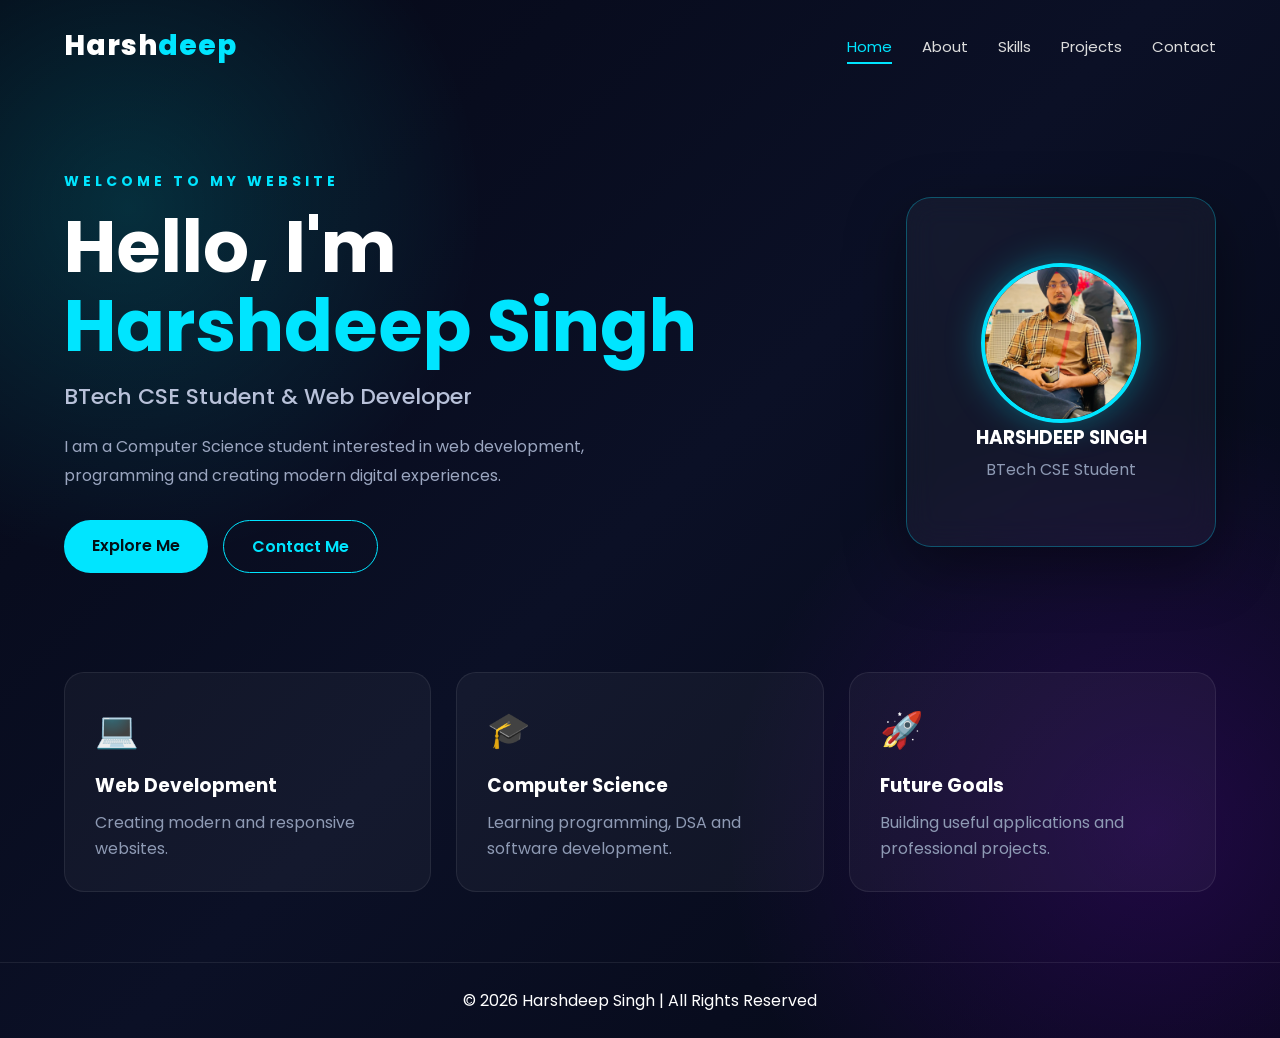
<file: index.html>
<!DOCTYPE html>
<html lang="en">
<head>
    <meta charset="UTF-8">
    <meta name="viewport" content="width=device-width, initial-scale=1.0">
    <title>Harshdeep Singh | Home</title>
    <link rel="stylesheet" href="style.css">
</head>

<body>

<header>
    <nav class="navbar">
        <div class="logo">Harsh<span>deep</span></div>

        <ul class="nav-links">
            <li><a href="index.html" class="active">Home</a></li>
            <li><a href="about.html">About</a></li>
            <li><a href="skills.html">Skills</a></li>
            <li><a href="projects.html">Projects</a></li>
            <li><a href="contact.html">Contact</a></li>
        </ul>
    </nav>
</header>

<main class="home">

    <section class="hero">
        <div class="hero-content">
            <p class="small-title">WELCOME TO MY WEBSITE</p>

            <h1>Hello, I'm <span>Harshdeep Singh</span></h1>

            <h2>BTech CSE Student & Web Developer</h2>

            <p>
                I am a Computer Science student interested in web development,
                programming and creating modern digital experiences.
            </p>

            <div class="buttons">
                <a href="about.html" class="btn">Explore Me</a>
                <a href="contact.html" class="btn btn-outline">Contact Me</a>
            </div>
        </div>

        <div class="hero-card">
            <div class="circle">
                <img src="me.webp" alt="Harshdeep Singh">
            </div>
            <h3>HARSHDEEP SINGH</h3>
            <p>BTech CSE Student</p>
        </div>
    </section>

    <section class="quick-section">

        <div class="quick-card">
            <div class="icon">💻</div>
            <h3>Web Development</h3>
            <p>Creating modern and responsive websites.</p>
        </div>

        <div class="quick-card">
            <div class="icon">🎓</div>
            <h3>Computer Science</h3>
            <p>Learning programming, DSA and software development.</p>
        </div>

        <div class="quick-card">
            <div class="icon">🚀</div>
            <h3>Future Goals</h3>
            <p>Building useful applications and professional projects.</p>
        </div>

    </section>

</main>

<footer>
    <p>© 2026 Harshdeep Singh | All Rights Reserved</p>
</footer>

</body>
</html>
</file>
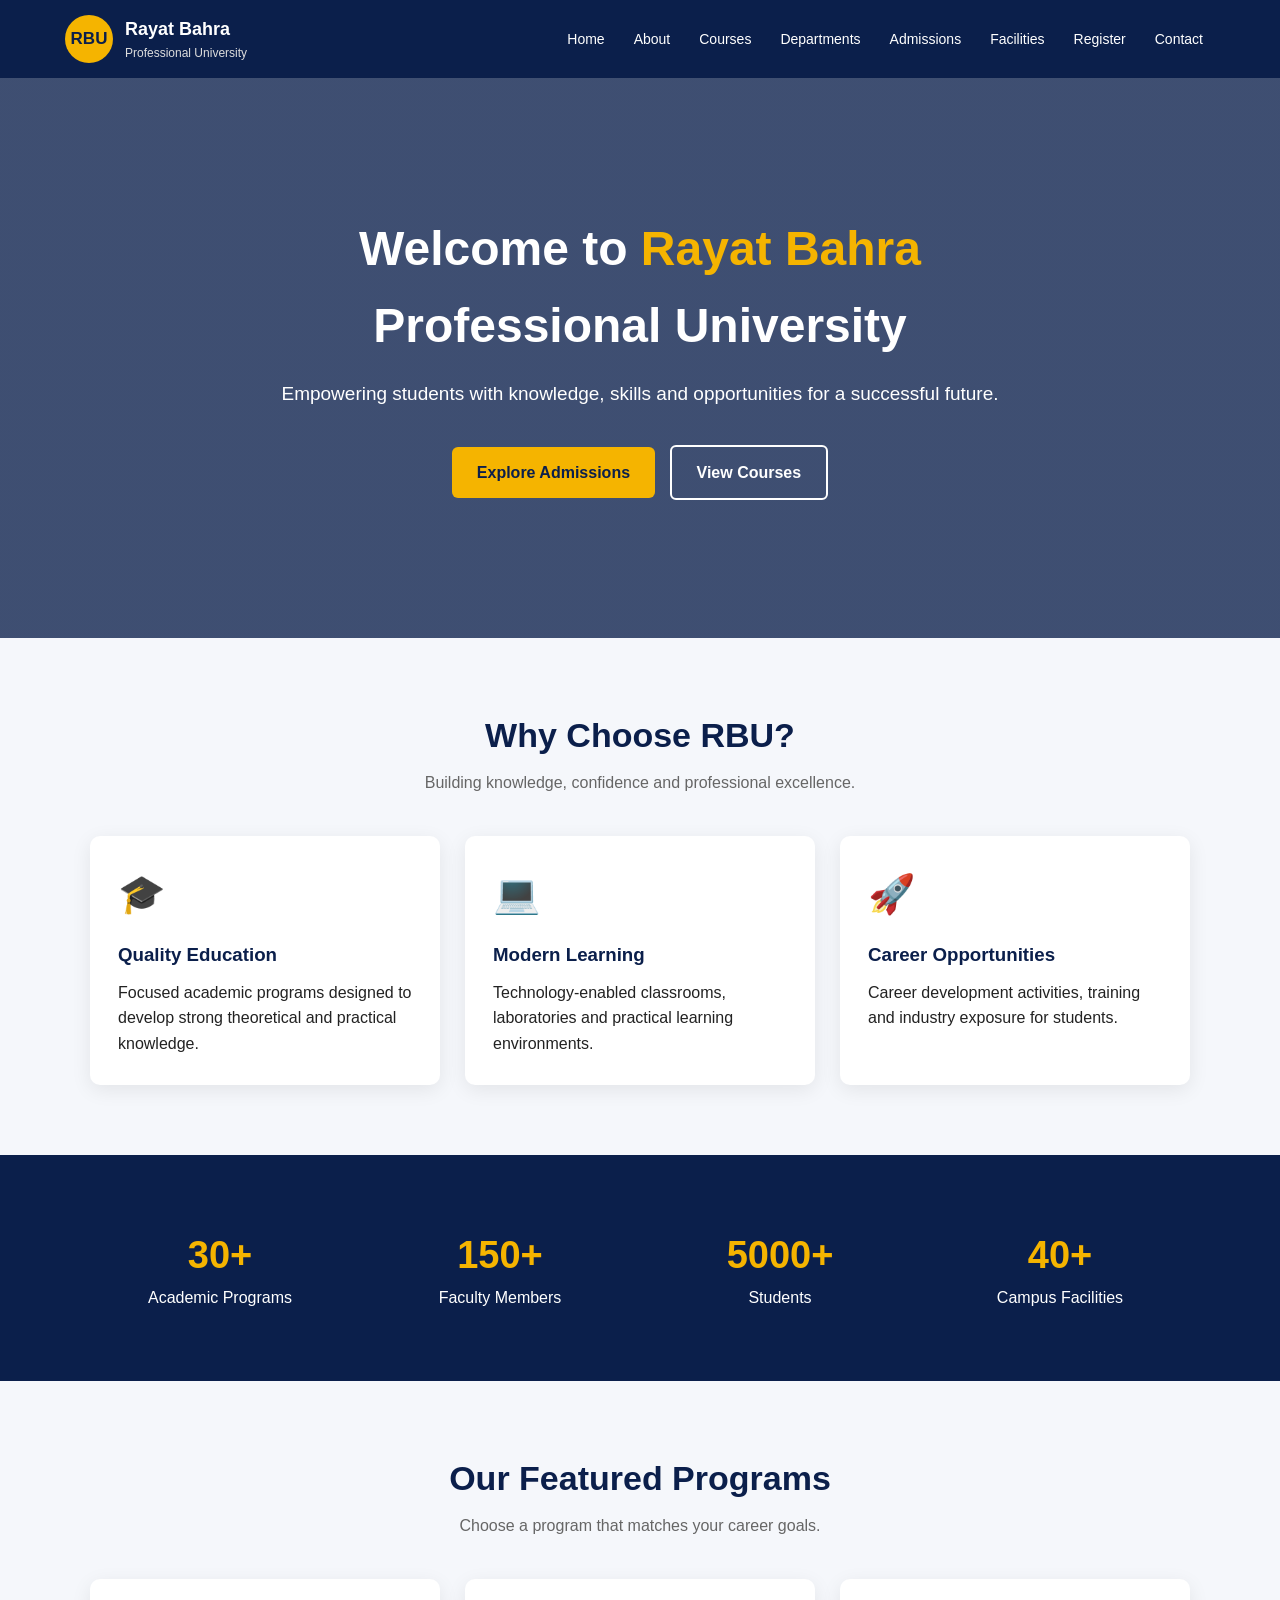
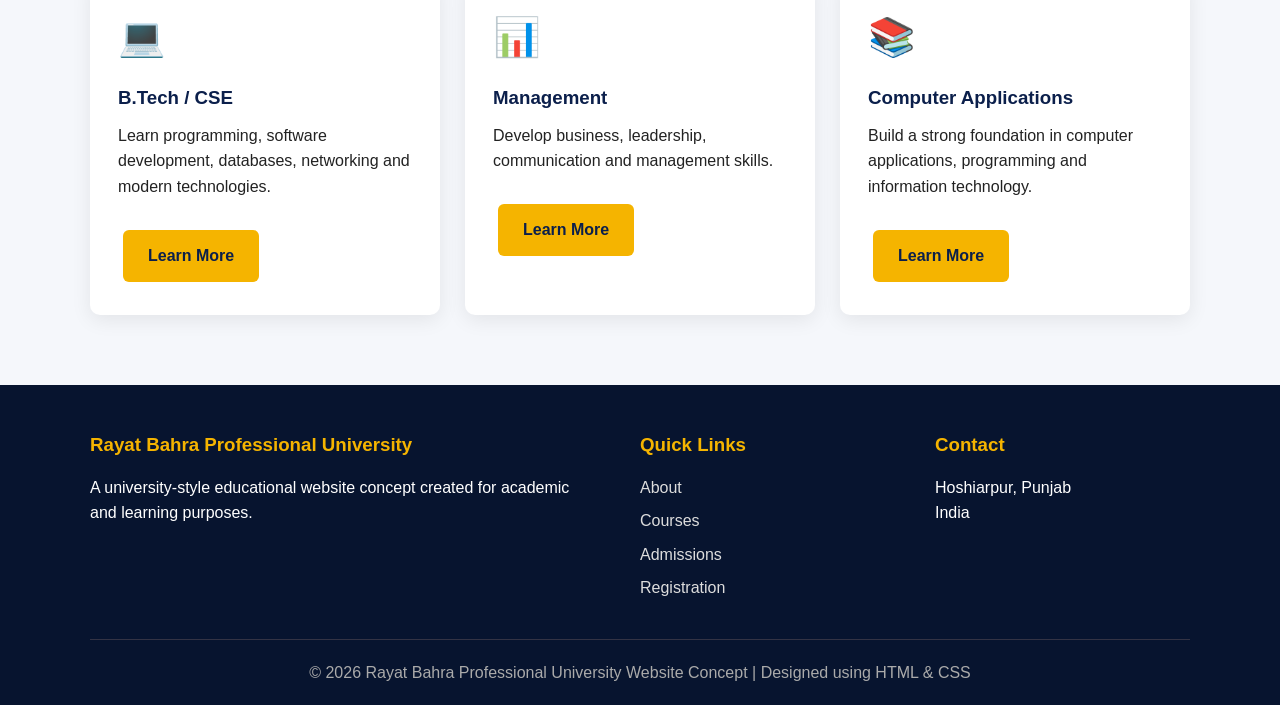
<file: RBU/index.html>
<html>
<head>
    <meta charset="UTF-8">
    <meta name="viewport" content="width=device-width, initial-scale=1.0">
    <title>Rayat Bahra Professional University | Hoshiarpur</title>
    <link rel="stylesheet" href="style.css">
</head>

<body>

<header>
    <div class="navbar">

        <div class="logo">
            <div class="logo-icon">RBU</div>
            <div>
                <h2>Rayat Bahra</h2>
                <span>Professional University</span>
            </div>
        </div>

        <nav>
            <ul>
                <li><a href="index.html">Home</a></li>
                <li><a href="about.html">About</a></li>
                <li><a href="courses.html">Courses</a></li>
                <li><a href="departments.html">Departments</a></li>
                <li><a href="admissions.html">Admissions</a></li>
                <li><a href="facilities.html">Facilities</a></li>
                <li><a href="registration.html">Register</a></li>
                <li><a href="contact.html">Contact</a></li>
            </ul>
        </nav>

    </div>
</header>

<section class="hero">
    <div class="hero-content">
        <h1>Welcome to <span>Rayat Bahra</span> Professional University</h1>

        <p>
            Empowering students with knowledge, skills and opportunities
            for a successful future.
        </p>

        <a href="admissions.html" class="btn">Explore Admissions</a>
        <a href="courses.html" class="btn btn-outline">View Courses</a>
    </div>
</section>

<section>
    <div class="container">

        <div class="section-title">
            <h2>Why Choose RBU?</h2>
            <p>Building knowledge, confidence and professional excellence.</p>
        </div>

        <div class="cards">

            <div class="card">
                <div class="card-icon">🎓</div>
                <h3>Quality Education</h3>
                <p>
                    Focused academic programs designed to develop
                    strong theoretical and practical knowledge.
                </p>
            </div>

            <div class="card">
                <div class="card-icon">💻</div>
                <h3>Modern Learning</h3>
                <p>
                    Technology-enabled classrooms, laboratories and
                    practical learning environments.
                </p>
            </div>

            <div class="card">
                <div class="card-icon">🚀</div>
                <h3>Career Opportunities</h3>
                <p>
                    Career development activities, training and
                    industry exposure for students.
                </p>
            </div>

        </div>
    </div>
</section>

<section class="stats">

    <div class="container">

        <div class="stat-grid">

            <div class="stat">
                <h2>30+</h2>
                <p>Academic Programs</p>
            </div>

            <div class="stat">
                <h2>150+</h2>
                <p>Faculty Members</p>
            </div>

            <div class="stat">
                <h2>5000+</h2>
                <p>Students</p>
            </div>

            <div class="stat">
                <h2>40+</h2>
                <p>Campus Facilities</p>
            </div>

        </div>

    </div>

</section>

<section>

    <div class="container">

        <div class="section-title">
            <h2>Our Featured Programs</h2>
            <p>Choose a program that matches your career goals.</p>
        </div>

        <div class="cards">

            <div class="card">
                <div class="card-icon">💻</div>
                <h3>B.Tech / CSE</h3>
                <p>
                    Learn programming, software development,
                    databases, networking and modern technologies.
                </p>
                <br>
                <a href="courses.html" class="btn">Learn More</a>
            </div>

            <div class="card">
                <div class="card-icon">📊</div>
                <h3>Management</h3>
                <p>
                    Develop business, leadership, communication and
                    management skills.
                </p>
                <br>
                <a href="courses.html" class="btn">Learn More</a>
            </div>

            <div class="card">
                <div class="card-icon">📚</div>
                <h3>Computer Applications</h3>
                <p>
                    Build a strong foundation in computer applications,
                    programming and information technology.
                </p>
                <br>
                <a href="courses.html" class="btn">Learn More</a>
            </div>

        </div>

    </div>

</section>

<footer>

    <div class="footer-grid">

        <div>
            <h3>Rayat Bahra Professional University</h3>
            <p>
                A university-style educational website concept
                created for academic and learning purposes.
            </p>
        </div>

        <div>
            <h3>Quick Links</h3>
            <ul>
                <li><a href="about.html">About</a></li>
                <li><a href="courses.html">Courses</a></li>
                <li><a href="admissions.html">Admissions</a></li>
                <li><a href="registration.html">Registration</a></li>
            </ul>
        </div>

        <div>
            <h3>Contact</h3>
            <p>Hoshiarpur, Punjab</p>
            <p>India</p>
        </div>

    </div>

    <div class="copyright">
        © 2026 Rayat Bahra Professional University Website Concept | Designed using HTML & CSS
    </div>

</footer>

</body>
</html>
</file>
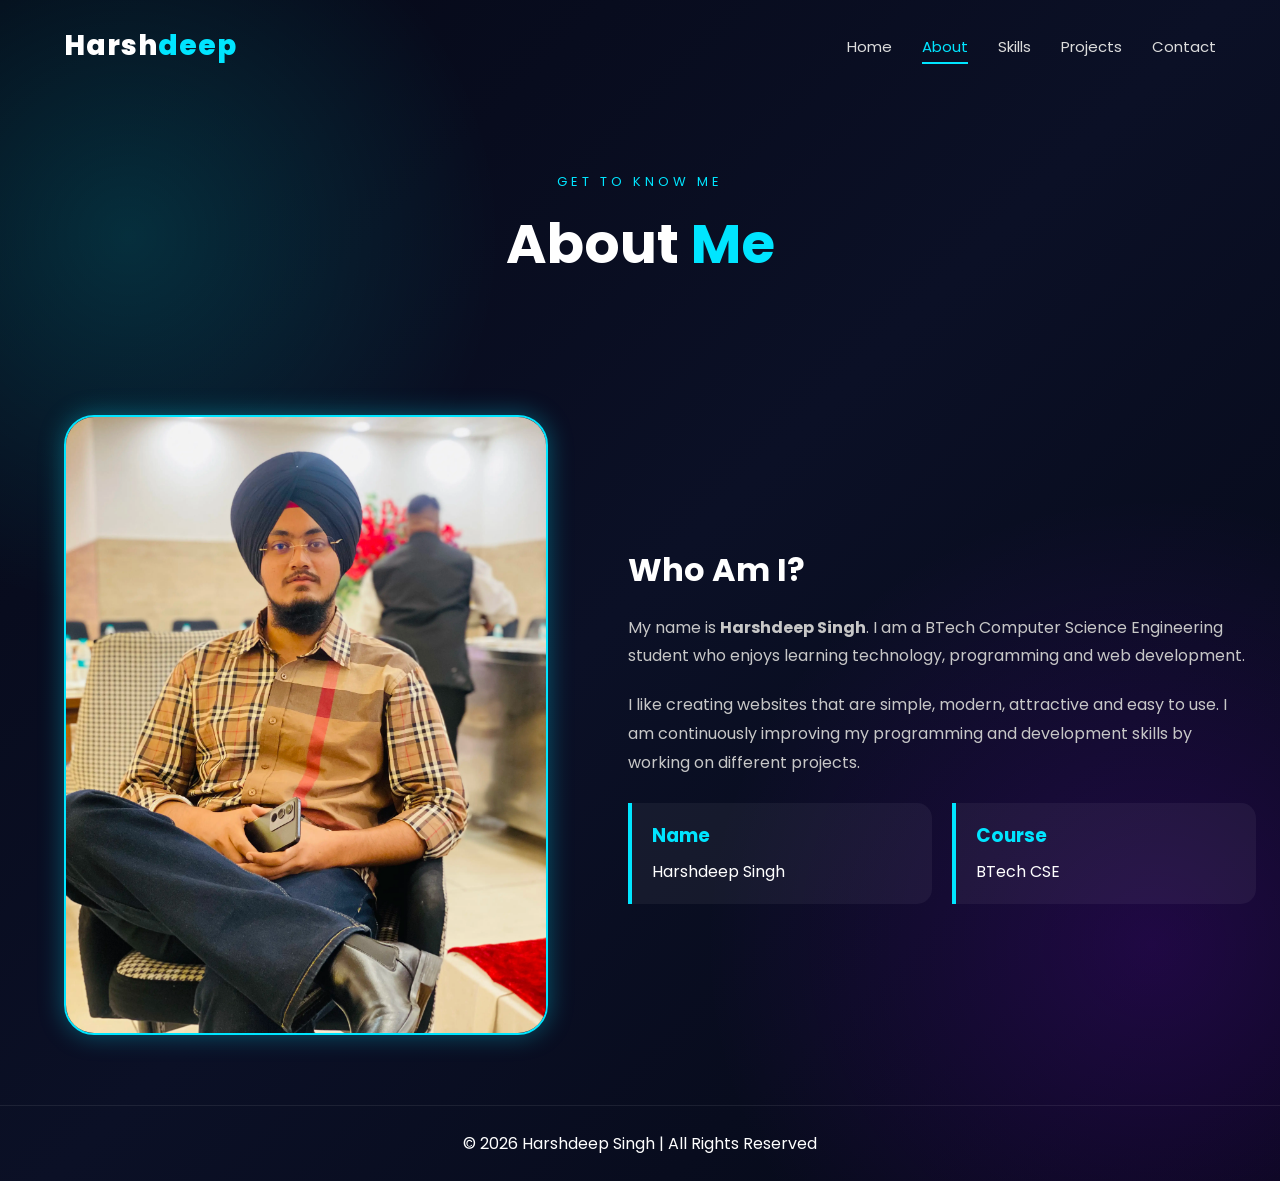
<file: about.html>
<!DOCTYPE html>
<html lang="en">
<head>
    <meta charset="UTF-8">
    <meta name="viewport" content="width=device-width, initial-scale=1.0">
    <title>About | Harshdeep Singh</title>
    <link rel="stylesheet" href="style.css">
</head>

<body>

<header>
    <nav class="navbar">
        <div class="logo">Harsh<span>deep</span></div>

        <ul class="nav-links">
            <li><a href="index.html">Home</a></li>
            <li><a href="about.html" class="active">About</a></li>
            <li><a href="skills.html">Skills</a></li>
            <li><a href="projects.html">Projects</a></li>
            <li><a href="contact.html">Contact</a></li>
        </ul>
    </nav>
</header>

<section class="page-header">
    <p>GET TO KNOW ME</p>
    <h1>About <span>Me</span></h1>
</section>

<section class="about-section">

    <!-- LEFT: PHOTO -->
    <div class="about-photo-box">
        <img src="me.webp" alt="Harshdeep Singh">
    </div>

    <!-- RIGHT: ABOUT TEXT -->
    <div class="about-content">

       
        <h2>Who Am I?</h2>

        <p>
            My name is <strong>Harshdeep Singh</strong>. I am a BTech
            Computer Science Engineering student who enjoys learning
            technology, programming and web development.
        </p>

        <p>
            I like creating websites that are simple, modern,
            attractive and easy to use. I am continuously improving
            my programming and development skills by working on
            different projects.
        </p>

        <div class="info-container">

            <div class="info-box">
                <h3>Name</h3>
                <p>Harshdeep Singh</p>
            </div>

            <div class="info-box">
                <h3>Course</h3>
                <p>BTech CSE</p>
            </div>

        </div>

    </div>

</section>
<footer>
    <p>© 2026 Harshdeep Singh | All Rights Reserved</p>
</footer>

</body>
</html>
</file>
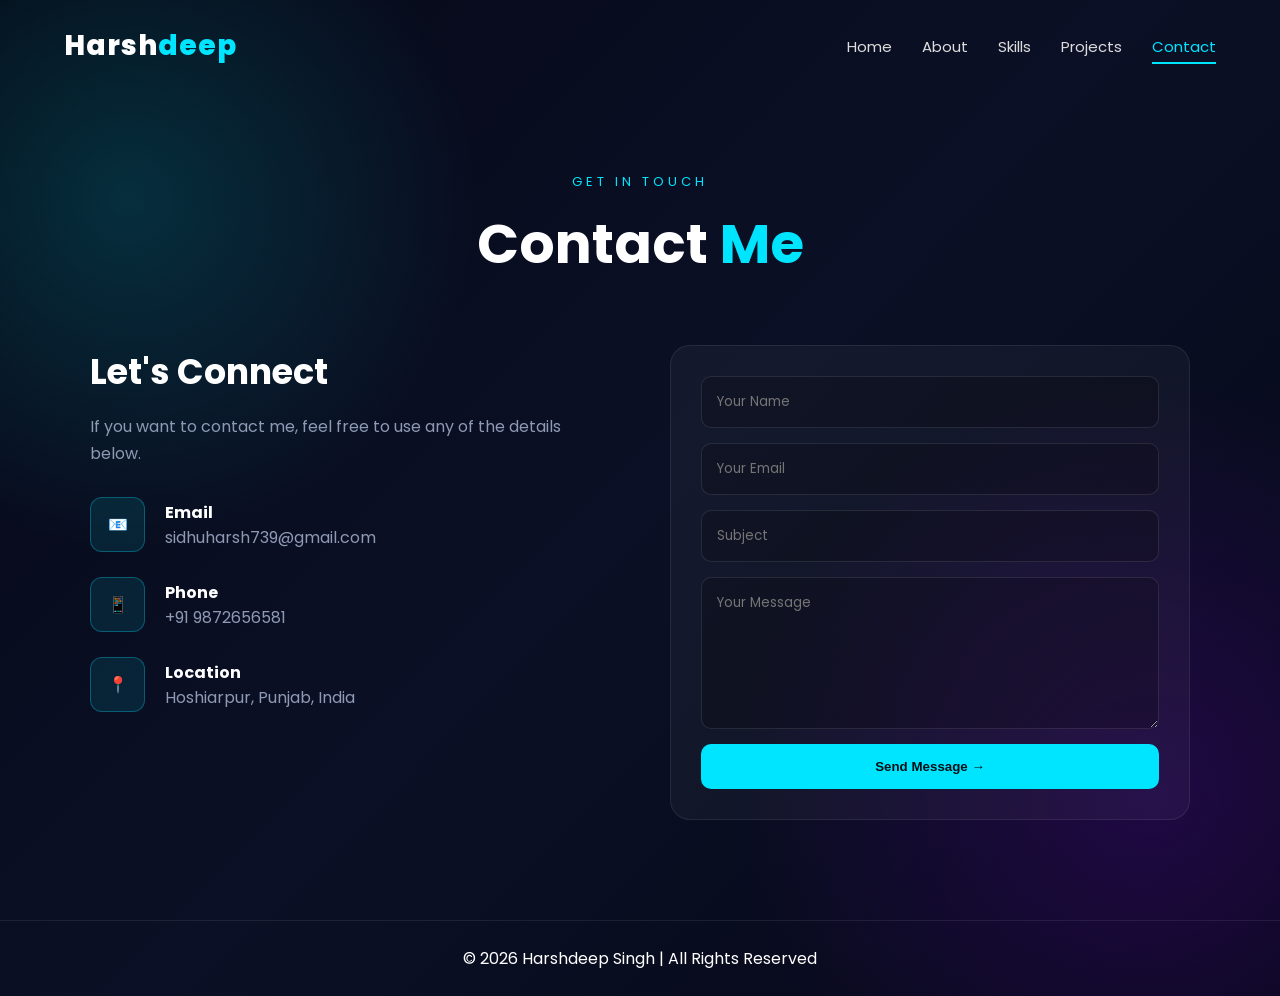
<file: contact.html>
<!DOCTYPE html>
<html lang="en">
<head>
    <meta charset="UTF-8">
    <meta name="viewport" content="width=device-width, initial-scale=1.0">
    <title>Contact | Harshdeep Singh</title>
    <link rel="stylesheet" href="style.css">
</head>

<body>

<header>
    <nav class="navbar">
        <div class="logo">Harsh<span>deep</span></div>

        <ul class="nav-links">
            <li><a href="index.html">Home</a></li>
            <li><a href="about.html">About</a></li>
            <li><a href="skills.html">Skills</a></li>
            <li><a href="projects.html">Projects</a></li>
            <li><a href="contact.html" class="active">Contact</a></li>
        </ul>
    </nav>
</header>

<section class="page-header">
    <p>GET IN TOUCH</p>
    <h1>Contact <span>Me</span></h1>
</section>

<section class="contact-section">

    <div class="contact-info">

        <h2>Let's Connect</h2>

        <p>
            If you want to contact me, feel free to use any of
            the details below.
        </p>

        <div class="contact-item">
            <div class="contact-icon">📧</div>
            <div>
                <h3>Email</h3>
                <p>sidhuharsh739@gmail.com</p>
            </div>
        </div>

        <div class="contact-item">
            <div class="contact-icon">📱</div>
            <div>
                <h3>Phone</h3>
                <p>+91 9872656581</p>
            </div>
        </div>

        <div class="contact-item">
            <div class="contact-icon">📍</div>
            <div>
                <h3>Location</h3>
                <p>Hoshiarpur, Punjab, India</p>
            </div>
        </div>

    </div>

    <div class="contact-form">

        <form>

            <input type="text" placeholder="Your Name" required>

            <input type="email" placeholder="Your Email" required>

            <input type="text" placeholder="Subject">

            <textarea rows="6" placeholder="Your Message"></textarea>

            <button type="submit">Send Message →</button>

        </form>

    </div>

</section>

<footer>
    <p>© 2026 Harshdeep Singh | All Rights Reserved</p>
</footer>

</body>
</html>
</file>
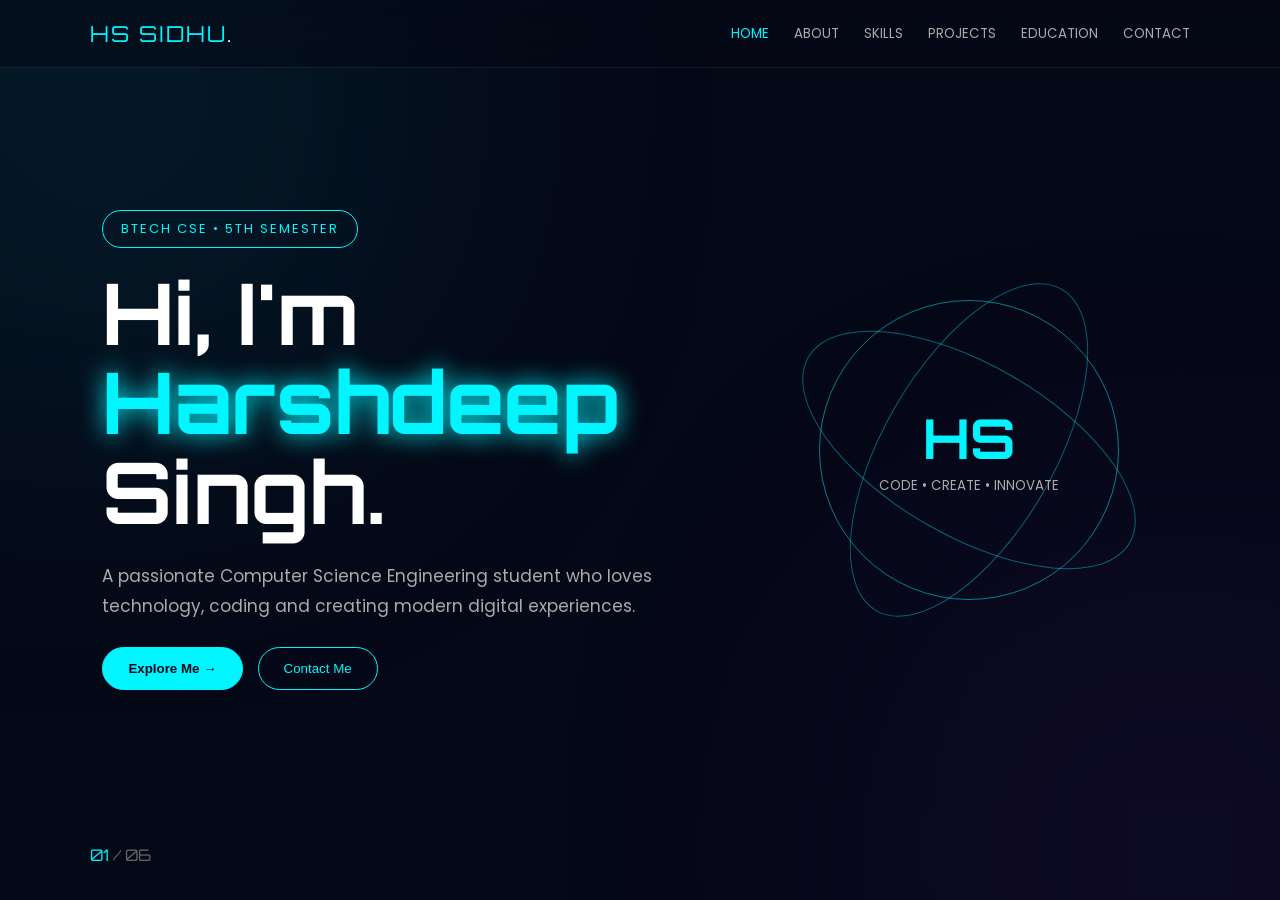
<file: Harshdeep Singh.html>
<!DOCTYPE html>
<html lang="en">
<head>
<meta charset="UTF-8">
<meta name="viewport" content="width=device-width, initial-scale=1.0">
<title>Harshdeep Singh | CSE Student</title>

<style>
@import url('https://fonts.googleapis.com/css2?family=Orbitron:wght@400;500;600;700;800&family=Poppins:wght@300;400;500;600;700&display=swap');

*{
    margin:0;
    padding:0;
    box-sizing:border-box;
    scroll-behavior:smooth;
}

body{
    font-family:'Poppins',sans-serif;
    background:#050816;
    color:white;
    overflow:hidden;
}

/* BACKGROUND */
body::before{
    content:"";
    position:fixed;
    width:500px;
    height:500px;
    background:#00f5ff;
    filter:blur(180px);
    opacity:.12;
    top:-150px;
    left:-150px;
    z-index:-2;
}

body::after{
    content:"";
    position:fixed;
    width:500px;
    height:500px;
    background:#8a2be2;
    filter:blur(180px);
    opacity:.12;
    bottom:-200px;
    right:-150px;
    z-index:-2;
}

/* SLIDER */
.slider{
    width:100vw;
    height:100vh;
    display:flex;
    transition:transform .8s cubic-bezier(.77,0,.18,1);
}

.slide{
    min-width:100vw;
    height:100vh;
    padding:70px 8%;
    display:flex;
    align-items:center;
    justify-content:center;
    position:relative;
}

/* NAVBAR */
.navbar{
    position:fixed;
    top:0;
    left:0;
    width:100%;
    padding:20px 7%;
    display:flex;
    justify-content:space-between;
    align-items:center;
    z-index:100;
    background:rgba(5,8,22,.45);
    backdrop-filter:blur(15px);
    border-bottom:1px solid rgba(255,255,255,.08);
}

.logo{
    font-family:'Orbitron';
    font-size:22px;
    color:#00f5ff;
    letter-spacing:2px;
}

.logo span{
    color:#fff;
}

.menu{
    display:flex;
    gap:25px;
}

.menu button{
    background:none;
    border:none;
    color:#aaa;
    cursor:pointer;
    font-family:'Poppins';
    transition:.3s;
}

.menu button:hover,
.menu button.active{
    color:#00f5ff;
}

/* HOME */
.home-content{
    max-width:1100px;
    width:100%;
    display:grid;
    grid-template-columns:1.3fr .7fr;
    gap:50px;
    align-items:center;
}

.tag{
    display:inline-block;
    border:1px solid #00f5ff;
    color:#00f5ff;
    padding:8px 18px;
    border-radius:30px;
    font-size:13px;
    letter-spacing:2px;
    margin-bottom:20px;
}

h1{
    font-family:'Orbitron';
    font-size:clamp(42px,7vw,85px);
    line-height:1.05;
}

h1 span{
    color:#00f5ff;
    text-shadow:0 0 25px #00f5ff;
}

.home-text p{
    color:#aaa;
    margin:25px 0;
    max-width:600px;
    font-size:17px;
    line-height:1.8;
}

.buttons{
    display:flex;
    gap:15px;
}

.btn{
    padding:13px 25px;
    border-radius:30px;
    border:1px solid #00f5ff;
    color:#00f5ff;
    background:transparent;
    cursor:pointer;
    text-decoration:none;
    transition:.3s;
}

.btn.primary{
    background:#00f5ff;
    color:#050816;
    font-weight:bold;
}

.btn:hover{
    transform:translateY(-4px);
    box-shadow:0 0 25px rgba(0,245,255,.4);
}

/* PROFILE ORB */
.orb{
    width:300px;
    height:300px;
    border-radius:50%;
    border:1px solid rgba(0,245,255,.5);
    display:flex;
    align-items:center;
    justify-content:center;
    position:relative;
    animation:float 4s ease-in-out infinite;
}

.orb::before,
.orb::after{
    content:"";
    position:absolute;
    border-radius:50%;
    border:1px solid rgba(0,245,255,.4);
}

.orb::before{
    width:370px;
    height:170px;
    transform:rotate(30deg);
}

.orb::after{
    width:170px;
    height:370px;
    transform:rotate(30deg);
}

.orb-text{
    text-align:center;
    z-index:2;
}

.orb-text strong{
    display:block;
    font-family:'Orbitron';
    font-size:55px;
    color:#00f5ff;
}

.orb-text small{
    color:#aaa;
}

@keyframes float{
    50%{transform:translateY(-20px)}
}

/* GENERAL */
.container{
    width:100%;
    max-width:1100px;
}

.section-title{
    font-family:'Orbitron';
    font-size:40px;
    margin-bottom:40px;
}

.section-title span{
    color:#00f5ff;
}

.subtitle{
    color:#777;
    margin-bottom:30px;
}

/* ABOUT */
.about-grid{
    display:grid;
    grid-template-columns:1fr 1fr;
    gap:35px;
}

.glass{
    background:rgba(255,255,255,.04);
    border:1px solid rgba(255,255,255,.1);
    border-radius:20px;
    padding:30px;
    backdrop-filter:blur(15px);
    transition:.4s;
}

.glass:hover{
    transform:translateY(-8px);
    border-color:#00f5ff;
    box-shadow:0 0 30px rgba(0,245,255,.1);
}

.glass h3{
    color:#00f5ff;
    margin-bottom:15px;
}

.glass p{
    color:#aaa;
    line-height:1.8;
}

.info{
    display:grid;
    grid-template-columns:1fr 1fr;
    gap:15px;
    margin-top:20px;
}

.info div{
    padding:15px;
    background:rgba(0,245,255,.04);
    border-radius:10px;
}

.info b{
    color:#00f5ff;
    display:block;
    font-size:13px;
    margin-bottom:5px;
}

/* SKILLS */
.skills-grid{
    display:grid;
    grid-template-columns:1fr 1fr;
    gap:20px;
}

.skill{
    margin-bottom:20px;
}

.skill-header{
    display:flex;
    justify-content:space-between;
    margin-bottom:8px;
}

.skill-header span:first-child{
    color:#ddd;
}

.skill-header span:last-child{
    color:#00f5ff;
}

.bar{
    height:7px;
    background:#151a2e;
    border-radius:10px;
    overflow:hidden;
}

.progress{
    height:100%;
    background:linear-gradient(90deg,#00f5ff,#8a2be2);
    border-radius:10px;
    animation:load 2s ease;
}

@keyframes load{
    from{width:0}
}

/* PROJECTS */
.projects{
    display:grid;
    grid-template-columns:repeat(3,1fr);
    gap:20px;
}

.project{
    padding:25px;
    min-height:230px;
    border-radius:20px;
    background:linear-gradient(145deg,rgba(255,255,255,.07),rgba(255,255,255,.02));
    border:1px solid rgba(255,255,255,.1);
    transition:.4s;
    position:relative;
    overflow:hidden;
}

.project:hover{
    transform:translateY(-10px) scale(1.02);
    border-color:#00f5ff;
}

.project-number{
    font-family:'Orbitron';
    font-size:45px;
    color:rgba(0,245,255,.15);
    position:absolute;
    right:15px;
    top:5px;
}

.project h3{
    color:#00f5ff;
    margin:20px 0 10px;
}

.project p{
    color:#999;
    font-size:14px;
    line-height:1.7;
}

.project-tag{
    display:inline-block;
    margin-top:15px;
    padding:5px 10px;
    background:rgba(0,245,255,.1);
    color:#00f5ff;
    border-radius:5px;
    font-size:11px;
}

/* EDUCATION */
.timeline{
    border-left:2px solid #00f5ff;
    padding-left:30px;
}

.timeline-item{
    position:relative;
    margin-bottom:35px;
}

.timeline-item::before{
    content:"";
    position:absolute;
    width:12px;
    height:12px;
    border-radius:50%;
    background:#00f5ff;
    left:-37px;
    top:5px;
    box-shadow:0 0 15px #00f5ff;
}

.timeline-item h3{
    color:#00f5ff;
}

.timeline-item h4{
    margin:5px 0;
}

.timeline-item p{
    color:#999;
}

/* CONTACT */
.contact{
    display:grid;
    grid-template-columns:1fr 1fr;
    gap:50px;
    align-items:center;
}

.contact h2{
    font-family:'Orbitron';
    font-size:45px;
}

.contact h2 span{
    color:#00f5ff;
}

.contact p{
    color:#999;
    line-height:1.8;
    margin:20px 0;
}

.socials{
    display:flex;
    flex-wrap:wrap;
    gap:15px;
}

.social{
    padding:13px 20px;
    border:1px solid rgba(255,255,255,.15);
    border-radius:30px;
    color:#ccc;
    text-decoration:none;
    transition:.3s;
}

.social:hover{
    color:#00f5ff;
    border-color:#00f5ff;
    transform:translateY(-4px);
}

/* NAV ARROWS */
.controls{
    position:fixed;
    bottom:30px;
    right:7%;
    z-index:100;
    display:flex;
    gap:10px;
}

.arrow{
    width:45px;
    height:45px;
    border-radius:50%;
    border:1px solid #00f5ff;
    background:rgba(0,0,0,.4);
    color:#00f5ff;
    cursor:pointer;
    font-size:18px;
    transition:.3s;
}

.arrow:hover{
    background:#00f5ff;
    color:#050816;
}

/* PAGE COUNTER */
.counter{
    position:fixed;
    bottom:35px;
    left:7%;
    z-index:100;
    font-family:'Orbitron';
    color:#666;
}

.counter span{
    color:#00f5ff;
}

/* RESPONSIVE */
@media(max-width:800px){

    body{
        overflow:hidden;
    }

    .navbar{
        padding:18px 5%;
    }

    .menu{
        display:none;
    }

    .slide{
        padding:90px 7% 70px;
        overflow-y:auto;
    }

    .home-content,
    .about-grid,
    .skills-grid,
    .contact{
        grid-template-columns:1fr;
    }

    .orb{
        width:190px;
        height:190px;
        margin:auto;
    }

    .orb::before{
        width:240px;
    }

    .orb::after{
        height:240px;
    }

    .orb-text strong{
        font-size:35px;
    }

    .projects{
        grid-template-columns:1fr;
    }

    h1{
        font-size:45px;
    }

    .section-title{
        font-size:30px;
    }

    .contact h2{
        font-size:35px;
    }
}
</style>
</head>

<body>

<!-- NAVBAR -->
<nav class="navbar">

    <div class="logo">
        HS SIDHU<span>.</span>
    </div>

    <div class="menu">
        <button onclick="goTo(0)" class="active">HOME</button>
        <button onclick="goTo(1)">ABOUT</button>
        <button onclick="goTo(2)">SKILLS</button>
        <button onclick="goTo(3)">PROJECTS</button>
        <button onclick="goTo(4)">EDUCATION</button>
        <button onclick="goTo(5)">CONTACT</button>
    </div>

</nav>


<!-- SLIDES -->
<div class="slider" id="slider">

    <!-- HOME -->
    <section class="slide">

        <div class="home-content">

            <div class="home-text">

                <div class="tag">
                    BTECH CSE • 5TH SEMESTER
                </div>

                <h1>
                    Hi, I'm<br>
                    <span>Harshdeep</span><br>
                    Singh.
                </h1>

                <p>
                    A passionate Computer Science Engineering student
                    who loves technology, coding and creating modern
                    digital experiences.
                </p>

                <div class="buttons">
                    <button class="btn primary" onclick="goTo(1)">
                        Explore Me →
                    </button>

                    <button class="btn" onclick="goTo(5)">
                        Contact Me
                    </button>
                </div>

            </div>

            <div class="orb">

                <div class="orb-text">
                    <strong>HS</strong>
                    <small>CODE • CREATE • INNOVATE</small>
                </div>

            </div>

        </div>

    </section>


    <!-- ABOUT -->
    <section class="slide">

        <div class="container">

            <div class="section-title">
                About <span>Me</span>
            </div>

            <p class="subtitle">
                A little introduction about who I am.
            </p>

            <div class="about-grid">

                <div class="glass">

                    <h3>Who Am I?</h3>

                    <p>
                        I'm Harshdeep Singh, a B.Tech Computer Science
                        Engineering student currently studying in my
                        5th semester. I am interested in software
                        development, web technologies and learning
                        new technologies.
                    </p>

                    <p style="margin-top:15px;">
                        My goal is to continuously improve my technical
                        skills and build projects that combine
                        creativity with technology.
                    </p>

                </div>

                <div class="glass">

                    <h3>Quick Info</h3>

                    <div class="info">

                        <div>
                            <b>NAME</b>
                            Harshdeep Singh
                        </div>

                        <div>
                            <b>COURSE</b>
                            B.Tech CSE
                        </div>

                        <div>
                            <b>SEMESTER</b>
                            5th Semester
                        </div>

                        <div>
                            <b>FIELD</b>
                            Computer Science
                        </div>

                        <div>
                            <b>INTEREST</b>
                            Technology
                        </div>

                        <div>
                            <b>GOAL</b>
                            Software Developer
                        </div>

                    </div>

                </div>

            </div>

        </div>

    </section>


    <!-- SKILLS -->
    <section class="slide">

        <div class="container">

            <div class="section-title">
                My <span>Skills</span>
            </div>

            <p class="subtitle">
                Technologies and areas I'm currently learning.
            </p>

            <div class="skills-grid">

                <div class="glass">

                    <div class="skill">
                        <div class="skill-header">
                            <span>HTML</span>
                            <span>90%</span>
                        </div>

                        <div class="bar">
                            <div class="progress" style="width:90%"></div>
                        </div>
                    </div>

                    <div class="skill">
                        <div class="skill-header">
                            <span>CSS</span>
                            <span>85%</span>
                        </div>

                        <div class="bar">
                            <div class="progress" style="width:85%"></div>
                        </div>
                    </div>

                    <div class="skill">
                        <div class="skill-header">
                            <span>JavaScript</span>
                            <span>75%</span>
                        </div>

                        <div class="bar">
                            <div class="progress" style="width:75%"></div>
                        </div>
                    </div>

                    <div class="skill">
                        <div class="skill-header">
                            <span>Python</span>
                            <span>70%</span>
                        </div>

                        <div class="bar">
                            <div class="progress" style="width:70%"></div>
                        </div>
                    </div>

                </div>


                <div class="glass">

                    <div class="skill">
                        <div class="skill-header">
                            <span>C / C++</span>
                            <span>75%</span>
                        </div>

                        <div class="bar">
                            <div class="progress" style="width:75%"></div>
                        </div>
                    </div>

                    <div class="skill">
                        <div class="skill-header">
                            <span>SQL</span>
                            <span>65%</span>
                        </div>

                        <div class="bar">
                            <div class="progress" style="width:65%"></div>
                        </div>
                    </div>

                    <div class="skill">
                        <div class="skill-header">
                            <span>Problem Solving</span>
                            <span>80%</span>
                        </div>

                        <div class="bar">
                            <div class="progress" style="width:80%"></div>
                        </div>
                    </div>

                    <div class="skill">
                        <div class="skill-header">
                            <span>UI Design</span>
                            <span>70%</span>
                        </div>

                        <div class="bar">
                            <div class="progress" style="width:70%"></div>
                        </div>
                    </div>

                </div>

            </div>

        </div>

    </section>


    <!-- PROJECTS -->
    <section class="slide">

        <div class="container">

            <div class="section-title">
                My <span>Projects</span>
            </div>

            <p class="subtitle">
                Some projects that represent my learning and creativity.
            </p>

            <div class="projects">

                <div class="project">

                    <div class="project-number">01</div>

                    <h3>Portfolio Website</h3>

                    <p>
                        A modern responsive personal portfolio website
                        designed to showcase my skills, projects and
                        academic journey.
                    </p>

                    <span class="project-tag">
                        HTML • CSS • JavaScript
                    </span>

                </div>


                <div class="project">

                    <div class="project-number">02</div>

                    <h3>Student Management</h3>

                    <p>
                        A student management system concept for storing
                        and managing student information efficiently.
                    </p>

                    <span class="project-tag">
                        C++ • SQL
                    </span>

                </div>


                <div class="project">

                    <div class="project-number">03</div>

                    <h3>Web Application</h3>

                    <p>
                        A responsive web application created to
                        experiment with modern frontend design and
                        JavaScript interactions.
                    </p>

                    <span class="project-tag">
                        HTML • CSS • JS
                    </span>

                </div>

            </div>

        </div>

    </section>


    <!-- EDUCATION -->
    <section class="slide">

        <div class="container">

            <div class="section-title">
                My <span>Journey</span>
            </div>

            <p class="subtitle">
                My educational journey so far.
            </p>

            <div class="timeline">

                <div class="timeline-item">

                    <h3>2024 — Present</h3>

                    <h4>B.Tech Computer Science Engineering</h4>

                    <p>
                        Currently pursuing B.Tech CSE and studying
                        in 5th semester.
                    </p>

                </div>


                <div class="timeline-item">

                    <h3>2023 — 2024</h3>

                    <h4>Higher Secondary Education</h4>

                    <p>
                        Completed higher secondary education and
                        developed interest in computer science.
                    </p>

                </div>


                <div class="timeline-item">

                    <h3>Academic Growth</h3>

                    <h4>Learning • Exploring • Building</h4>

                    <p>
                        Continuously improving programming skills,
                        exploring web development and building
                        personal projects.
                    </p>

                </div>

            </div>

        </div>

    </section>


    <!-- CONTACT -->
    <section class="slide">

        <div class="container">

            <div class="contact">

                <div>

                    <div class="tag">
                        LET'S CONNECT
                    </div>

                    <h2>
                        Let's build<br>
                        something <span>great.</span>
                    </h2>

                    <p>
                        I'm always interested in learning new things,
                        working on interesting projects and connecting
                        with people who love technology.
                    </p>

                    <div class="socials">

                        <a class="social"
                           href="https://instagram.com/harsh_sidhux"
                           target="_blank">
                           Instagram
                        </a>

                        <a class="social"
                           href="https://facebook.com/Sidhu.harshx"
                           target="_blank">
                           Facebook
                        </a>

                        <a class="social"
                           href="sidhuharsh739@gmail.com">
                           Email
                        </a>

                    </div>

                </div>


                <div class="glass">

                    <h3>CONTACT DETAILS</h3>

                    <div class="info">

                        <div>
                            <b>NAME</b>
                            Harshdeep Singh
                        </div>

                        <div>
                            <b>COURSE</b>
                            B.Tech CSE
                        </div>

                        <div>
                            <b>SEMESTER</b>
                            5th
                        </div>

                        <div>
                            <b>STATUS</b>
                            Student
                        </div>

                    </div>

                    <br>

                    <p>
                        📧 sidhuharsh739@gmail.com
                    </p>

                    <p>
                        📱 +91 98726 56581
                    </p>

                </div>

            </div>

        </div>

    </section>

</div>


<!-- PAGE COUNTER -->
<div class="counter">
    <span id="current">01</span> / 06
</div>

<script>

let currentSlide = 0;

const slider = document.getElementById("slider");
const counter = document.getElementById("current");
const menuButtons = document.querySelectorAll(".menu button");

function goTo(index){

    if(index < 0) index = 0;
    if(index > 5) index = 5;

    currentSlide = index;

    slider.style.transform =
        `translateX(-${currentSlide * 100}vw)`;

    counter.textContent =
        String(currentSlide + 1).padStart(2,'0');

    menuButtons.forEach((button,i)=>{
        button.classList.toggle(
            "active",
            i === currentSlide
        );
    });
}

function nextSlide(){

    if(currentSlide < 5){
        goTo(currentSlide + 1);
    }else{
        goTo(0);
    }

}

function previousSlide(){

    if(currentSlide > 0){
        goTo(currentSlide - 1);
    }else{
        goTo(5);
    }

}


/* KEYBOARD NAVIGATION */

document.addEventListener("keydown",function(e){

    if(e.key === "ArrowRight"){
        nextSlide();
    }

    if(e.key === "ArrowLeft"){
        previousSlide();
    }

});


/* MOUSE WHEEL NAVIGATION */

let wheelLock = false;

document.addEventListener("wheel",function(e){

    if(wheelLock) return;

    wheelLock = true;

    if(e.deltaY > 0){
        nextSlide();
    }else{
        previousSlide();
    }

    setTimeout(()=>{
        wheelLock = false;
    },900);

});


/* TOUCH SWIPE */

let touchStart = 0;

document.addEventListener("touchstart",function(e){
    touchStart = e.changedTouches[0].screenX;
});

document.addEventListener("touchend",function(e){

    let touchEnd = e.changedTouches[0].screenX;

    if(touchStart - touchEnd > 50){
        nextSlide();
    }

    if(touchEnd - touchStart > 50){
        previousSlide();
    }

});

</script>

</body>
</html>
</file>
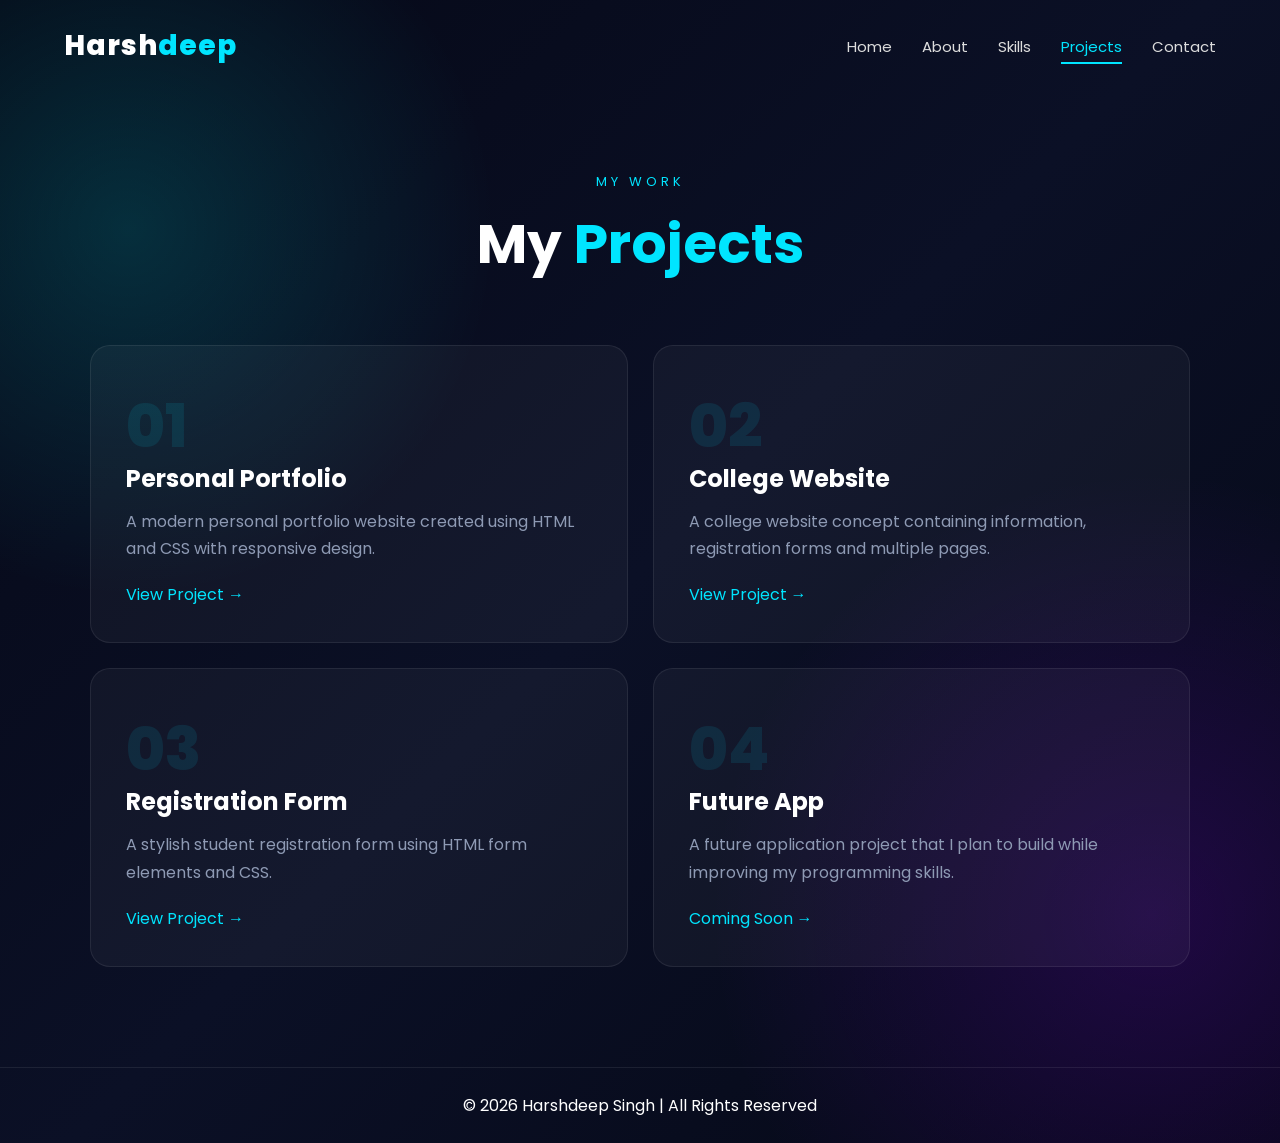
<file: projects.html>
<!DOCTYPE html>
<html lang="en">
<head>
    <meta charset="UTF-8">
    <meta name="viewport" content="width=device-width, initial-scale=1.0">
    <title>Projects | Harshdeep Singh</title>
    <link rel="stylesheet" href="style.css">
</head>

<body>

<header>
    <nav class="navbar">
        <div class="logo">Harsh<span>deep</span></div>

        <ul class="nav-links">
            <li><a href="index.html">Home</a></li>
            <li><a href="about.html">About</a></li>
            <li><a href="skills.html">Skills</a></li>
            <li><a href="projects.html" class="active">Projects</a></li>
            <li><a href="contact.html">Contact</a></li>
        </ul>
    </nav>
</header>

<section class="page-header">
    <p>MY WORK</p>
    <h1>My <span>Projects</span></h1>
</section>

<section class="projects-section">

    <div class="project-card">
        <div class="project-number">01</div>
        <h2>Personal Portfolio</h2>
        <p>
            A modern personal portfolio website created using HTML
            and CSS with responsive design.
        </p>
        <a href="index.html">View Project →</a>
    </div>

    <div class="project-card">
        <div class="project-number">02</div>
        <h2>College Website</h2>
        <p>
            A college website concept containing information,
            registration forms and multiple pages.
        </p>
        <a href="RBU/index.html" target="_blank" rel="noopener noreferrer">View Project →</a>
    </div>

    <div class="project-card">
        <div class="project-number">03</div>
        <h2>Registration Form</h2>
        <p>
            A stylish student registration form using HTML
            form elements and CSS.
        </p>
        <a href="registeration_form.html" target="_blank" rel="noopener noreferrer">View Project →</a>
    </div>

    <div class="project-card">
        <div class="project-number">04</div>
        <h2>Future App</h2>
        <p>
            A future application project that I plan to build
            while improving my programming skills.
        </p>
        <a href="#">Coming Soon →</a>
    </div>

</section>

<footer>
    <p>© 2026 Harshdeep Singh | All Rights Reserved</p>
</footer>

</body>
</html>
</file>
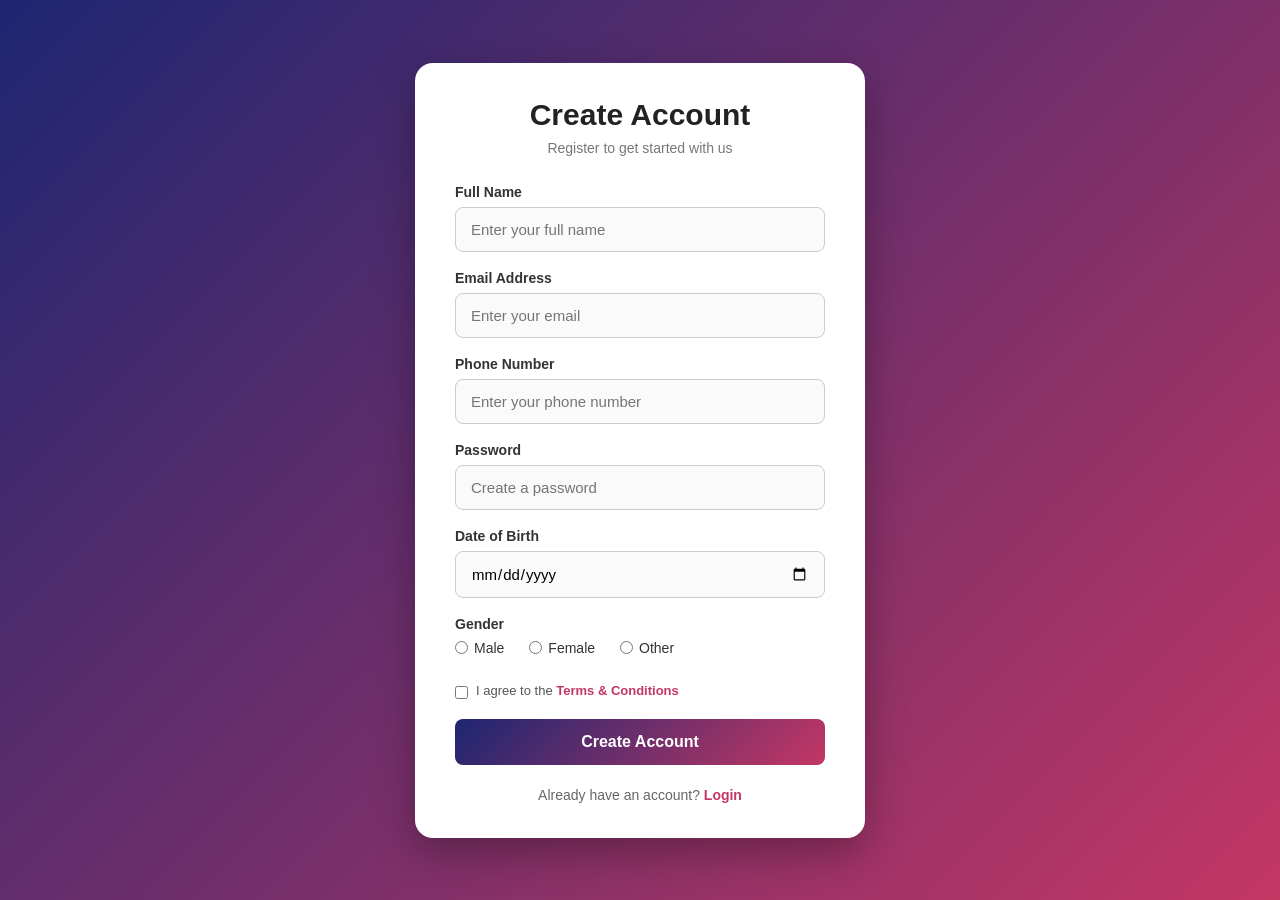
<file: registeration_form.html>
<html>
<head>
    <meta charset="UTF-8">
    <meta name="viewport" content="width=device-width, initial-scale=1.0">
    <title>Registration Form</title>

    <style>
        * {
            margin: 0;
            padding: 0;
            box-sizing: border-box;
            font-family: "Segoe UI", Arial, sans-serif;
        }

        body {
            min-height: 100vh;
            display: flex;
            justify-content: center;
            align-items: center;
            background: linear-gradient(135deg, #1d2671, #c33764);
            padding: 20px;
        }

        .register-box {
            width: 450px;
            background: white;
            padding: 35px 40px;
            border-radius: 18px;
            box-shadow: 0 15px 40px rgba(0, 0, 0, 0.3);
        }

        .register-box h1 {
            text-align: center;
            color: #222;
            margin-bottom: 8px;
            font-size: 30px;
        }

        .register-box .subtitle {
            text-align: center;
            color: #777;
            margin-bottom: 28px;
            font-size: 14px;
        }

        .input-group {
            margin-bottom: 18px;
        }

        .input-group label {
            display: block;
            margin-bottom: 7px;
            color: #333;
            font-weight: 600;
            font-size: 14px;
        }

        .input-group input,
        .input-group select {
            width: 100%;
            padding: 13px 15px;
            border: 1px solid #ccc;
            border-radius: 8px;
            outline: none;
            font-size: 15px;
            transition: 0.3s;
            background: #fafafa;
        }

        .input-group input:focus,
        .input-group select:focus {
            border-color: #c33764;
            background: white;
            box-shadow: 0 0 0 3px rgba(195, 55, 100, 0.1);
        }

        .gender {
            display: flex;
            gap: 25px;
            margin-top: 8px;
        }

        .gender label {
            font-weight: normal;
            display: flex;
            align-items: center;
            gap: 6px;
            cursor: pointer;
        }

        .terms {
            display: flex;
            align-items: flex-start;
            gap: 8px;
            margin: 20px 0;
            font-size: 13px;
            color: #555;
        }

        .terms input {
            margin-top: 3px;
        }

        .terms a {
            color: #c33764;
            text-decoration: none;
            font-weight: 600;
        }

        .register-btn {
            width: 100%;
            padding: 14px;
            border: none;
            border-radius: 8px;
            background: linear-gradient(135deg, #1d2671, #c33764);
            color: white;
            font-size: 16px;
            font-weight: bold;
            cursor: pointer;
            transition: 0.3s;
        }

        .register-btn:hover {
            transform: translateY(-2px);
            box-shadow: 0 8px 20px rgba(195, 55, 100, 0.3);
        }

        .login {
            text-align: center;
            margin-top: 22px;
            color: #666;
            font-size: 14px;
        }

        .login a {
            color: #c33764;
            text-decoration: none;
            font-weight: bold;
        }

        @media (max-width: 500px) {
            .register-box {
                width: 100%;
                padding: 28px 22px;
            }
        }
    </style>
</head>

<body>

    <div class="register-box">

        <h1>Create Account</h1>
        <p class="subtitle">Register to get started with us</p>

        <form>

            <div class="input-group">
                <label for="fullname">Full Name</label>
                <input type="text" id="fullname" placeholder="Enter your full name" required>
            </div>

            <div class="input-group">
                <label for="email">Email Address</label>
                <input type="email" id="email" placeholder="Enter your email" required>
            </div>

            <div class="input-group">
                <label for="phone">Phone Number</label>
                <input type="tel" id="phone" placeholder="Enter your phone number" required>
            </div>

            <div class="input-group">
                <label for="password">Password</label>
                <input type="password" id="password" placeholder="Create a password" required>
            </div>

            <div class="input-group">
                <label for="dob">Date of Birth</label>
                <input type="date" id="dob" required>
            </div>

            <div class="input-group">
                <label>Gender</label>

                <div class="gender">
                    <label>
                        <input type="radio" name="gender" value="male">
                        Male
                    </label>

                    <label>
                        <input type="radio" name="gender" value="female">
                        Female
                    </label>

                    <label>
                        <input type="radio" name="gender" value="other">
                        Other
                    </label>
                </div>
            </div>

            <div class="terms">
                <input type="checkbox" id="terms" required>
                <label for="terms">
                    I agree to the
                    <a href="#">Terms & Conditions</a>
                </label>
            </div>

            <button type="submit" class="register-btn">
                Create Account
            </button>

        </form>

        <div class="login">
            Already have an account?
            <a href="#">Login</a>
        </div>

    </div>

</body>
</html>
</file>
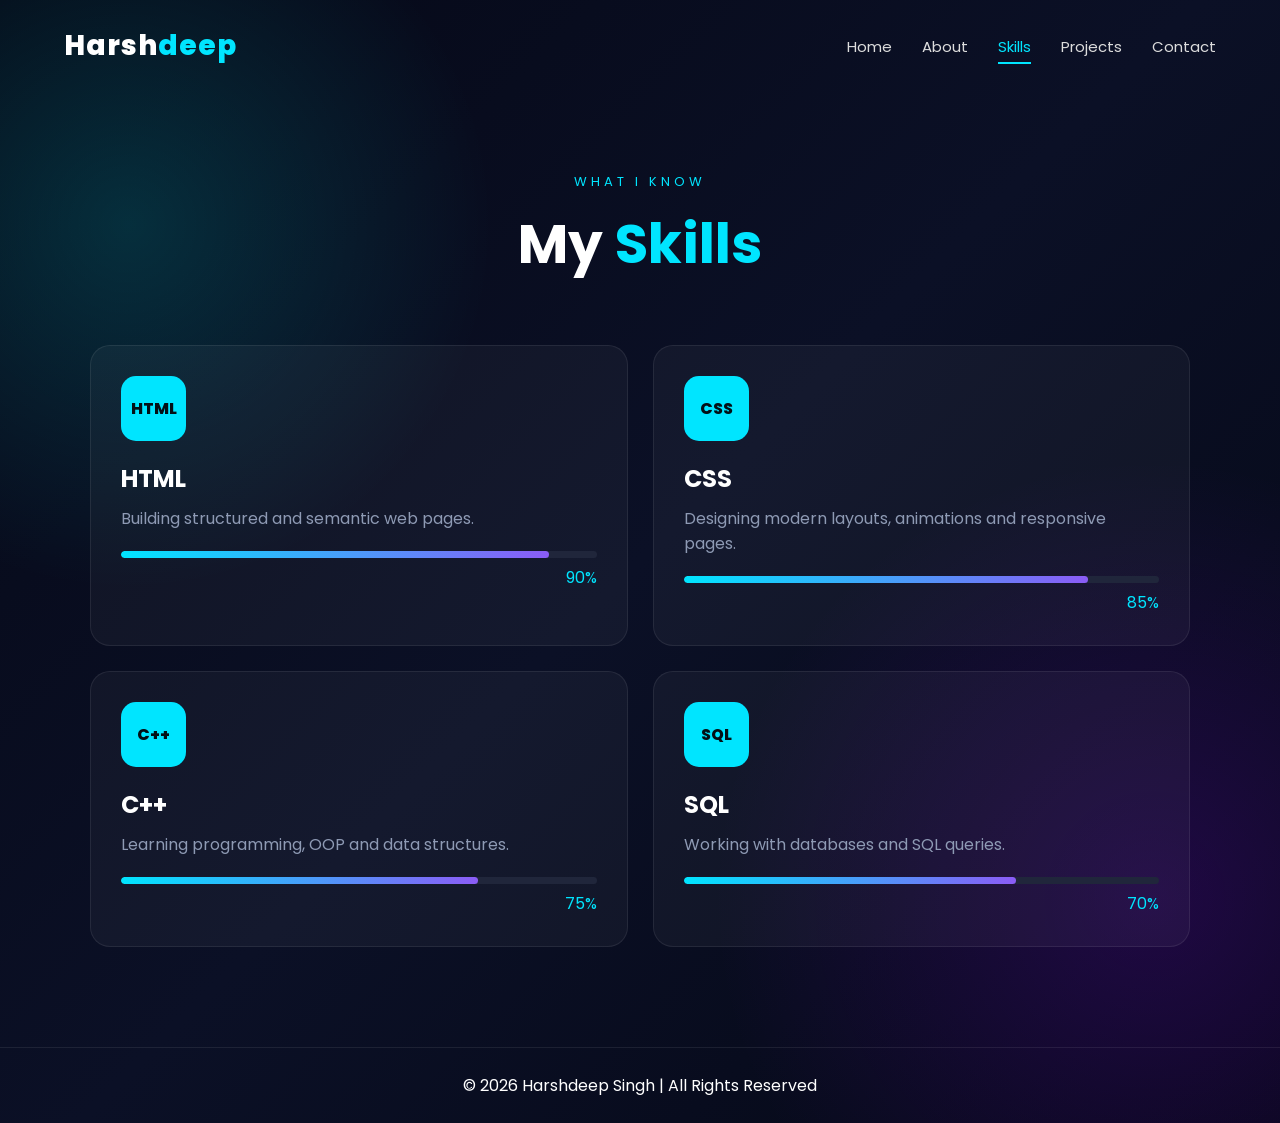
<file: skills.html>
<!DOCTYPE html>
<html lang="en">
<head>
    <meta charset="UTF-8">
    <meta name="viewport" content="width=device-width, initial-scale=1.0">
    <title>Skills | Harshdeep Singh</title>
    <link rel="stylesheet" href="style.css">
</head>

<body>

<header>
    <nav class="navbar">
        <div class="logo">Harsh<span>deep</span></div>

        <ul class="nav-links">
            <li><a href="index.html">Home</a></li>
            <li><a href="about.html">About</a></li>
            <li><a href="skills.html" class="active">Skills</a></li>
            <li><a href="projects.html">Projects</a></li>
            <li><a href="contact.html">Contact</a></li>
        </ul>
    </nav>
</header>

<section class="page-header">
    <p>WHAT I KNOW</p>
    <h1>My <span>Skills</span></h1>
</section>

<section class="skills-section">

    <div class="skill-card">
        <div class="skill-icon">HTML</div>
        <h2>HTML</h2>
        <p>Building structured and semantic web pages.</p>
        <div class="progress">
            <div class="progress-bar html"></div>
        </div>
        <span>90%</span>
    </div>

    <div class="skill-card">
        <div class="skill-icon">CSS</div>
        <h2>CSS</h2>
        <p>Designing modern layouts, animations and responsive pages.</p>
        <div class="progress">
            <div class="progress-bar css"></div>
        </div>
        <span>85%</span>
    </div>

    <div class="skill-card">
        <div class="skill-icon">C++</div>
        <h2>C++</h2>
        <p>Learning programming, OOP and data structures.</p>
        <div class="progress">
            <div class="progress-bar cpp"></div>
        </div>
        <span>75%</span>
    </div>

    <div class="skill-card">
        <div class="skill-icon">SQL</div>
        <h2>SQL</h2>
        <p>Working with databases and SQL queries.</p>
        <div class="progress">
            <div class="progress-bar sql"></div>
        </div>
        <span>70%</span>
    </div>

</section>

<footer>
    <p>© 2026 Harshdeep Singh | All Rights Reserved</p>
</footer>

</body>
</html>
</file>
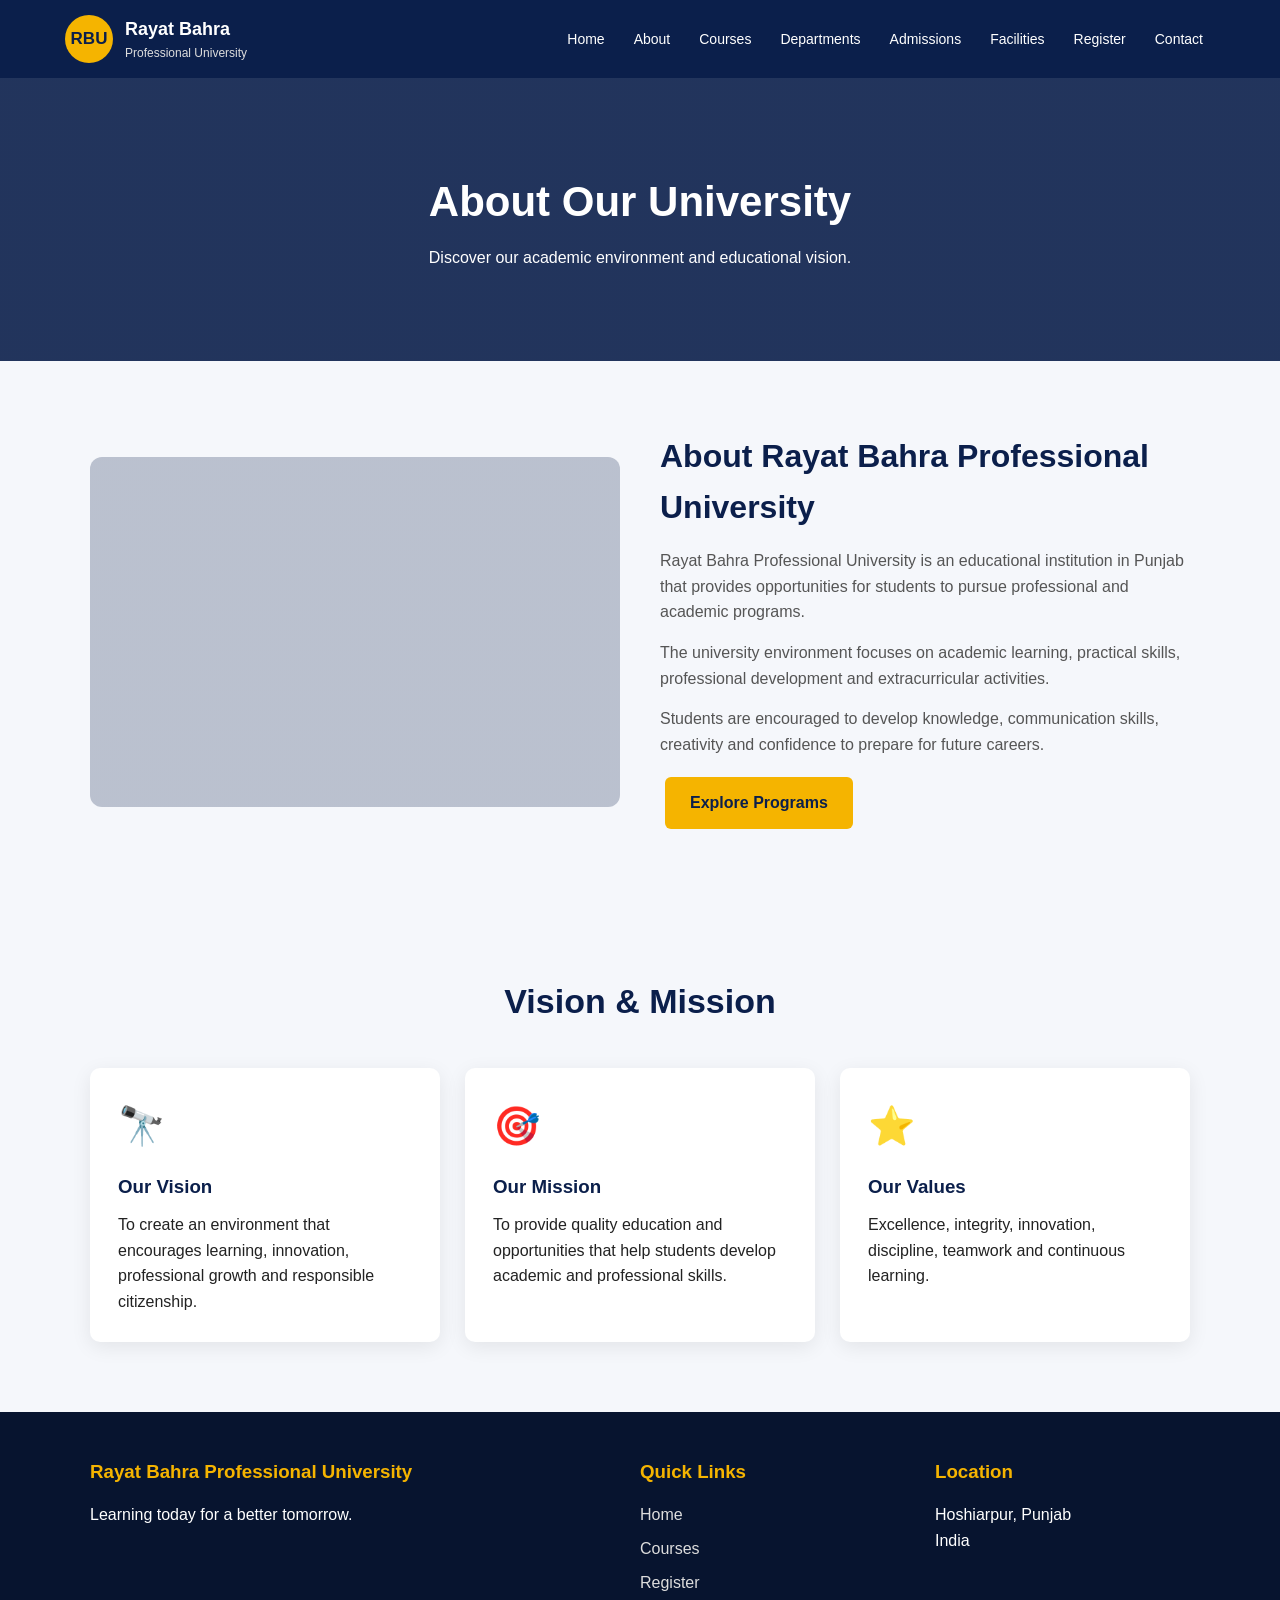
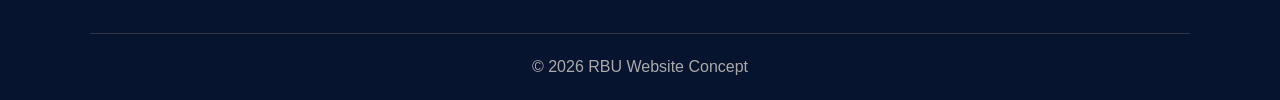
<file: RBU/about.html>
<html>
<head>
    <meta charset="UTF-8">
    <meta name="viewport" content="width=device-width, initial-scale=1.0">
    <title>About | Rayat Bahra Professional University</title>
    <link rel="stylesheet" href="style.css">
</head>

<body>

<header>
    <div class="navbar">

        <div class="logo">
            <div class="logo-icon">RBU</div>
            <div>
                <h2>Rayat Bahra</h2>
                <span>Professional University</span>
            </div>
        </div>

        <nav>
            <ul>
                <li><a href="index.html">Home</a></li>
                <li><a href="about.html">About</a></li>
                <li><a href="courses.html">Courses</a></li>
                <li><a href="departments.html">Departments</a></li>
                <li><a href="admissions.html">Admissions</a></li>
                <li><a href="facilities.html">Facilities</a></li>
                <li><a href="registration.html">Register</a></li>
                <li><a href="contact.html">Contact</a></li>
            </ul>
        </nav>

    </div>
</header>

<div class="page-header">
    <h1>About Our University</h1>
    <p>Discover our academic environment and educational vision.</p>
</div>

<section>

    <div class="container">

        <div class="about-box">

            <div class="about-image"></div>

            <div class="about-text">

                <h2>About Rayat Bahra Professional University</h2>

                <p>
                    Rayat Bahra Professional University is an educational
                    institution in Punjab that provides opportunities for
                    students to pursue professional and academic programs.
                </p>

                <p>
                    The university environment focuses on academic learning,
                    practical skills, professional development and
                    extracurricular activities.
                </p>

                <p>
                    Students are encouraged to develop knowledge,
                    communication skills, creativity and confidence
                    to prepare for future careers.
                </p>

                <a href="courses.html" class="btn">Explore Programs</a>

            </div>

        </div>

    </div>

</section>

<section>

    <div class="container">

        <div class="section-title">
            <h2>Vision & Mission</h2>
        </div>

        <div class="cards">

            <div class="card">
                <div class="card-icon">🔭</div>
                <h3>Our Vision</h3>
                <p>
                    To create an environment that encourages learning,
                    innovation, professional growth and responsible
                    citizenship.
                </p>
            </div>

            <div class="card">
                <div class="card-icon">🎯</div>
                <h3>Our Mission</h3>
                <p>
                    To provide quality education and opportunities that
                    help students develop academic and professional skills.
                </p>
            </div>

            <div class="card">
                <div class="card-icon">⭐</div>
                <h3>Our Values</h3>
                <p>
                    Excellence, integrity, innovation, discipline,
                    teamwork and continuous learning.
                </p>
            </div>

        </div>

    </div>

</section>

<footer>

    <div class="footer-grid">

        <div>
            <h3>Rayat Bahra Professional University</h3>
            <p>Learning today for a better tomorrow.</p>
        </div>

        <div>
            <h3>Quick Links</h3>
            <ul>
                <li><a href="index.html">Home</a></li>
                <li><a href="courses.html">Courses</a></li>
                <li><a href="registration.html">Register</a></li>
            </ul>
        </div>

        <div>
            <h3>Location</h3>
            <p>Hoshiarpur, Punjab</p>
            <p>India</p>
        </div>

    </div>

    <div class="copyright">
        © 2026 RBU Website Concept
    </div>

</footer>

</body>
</html>
</file>
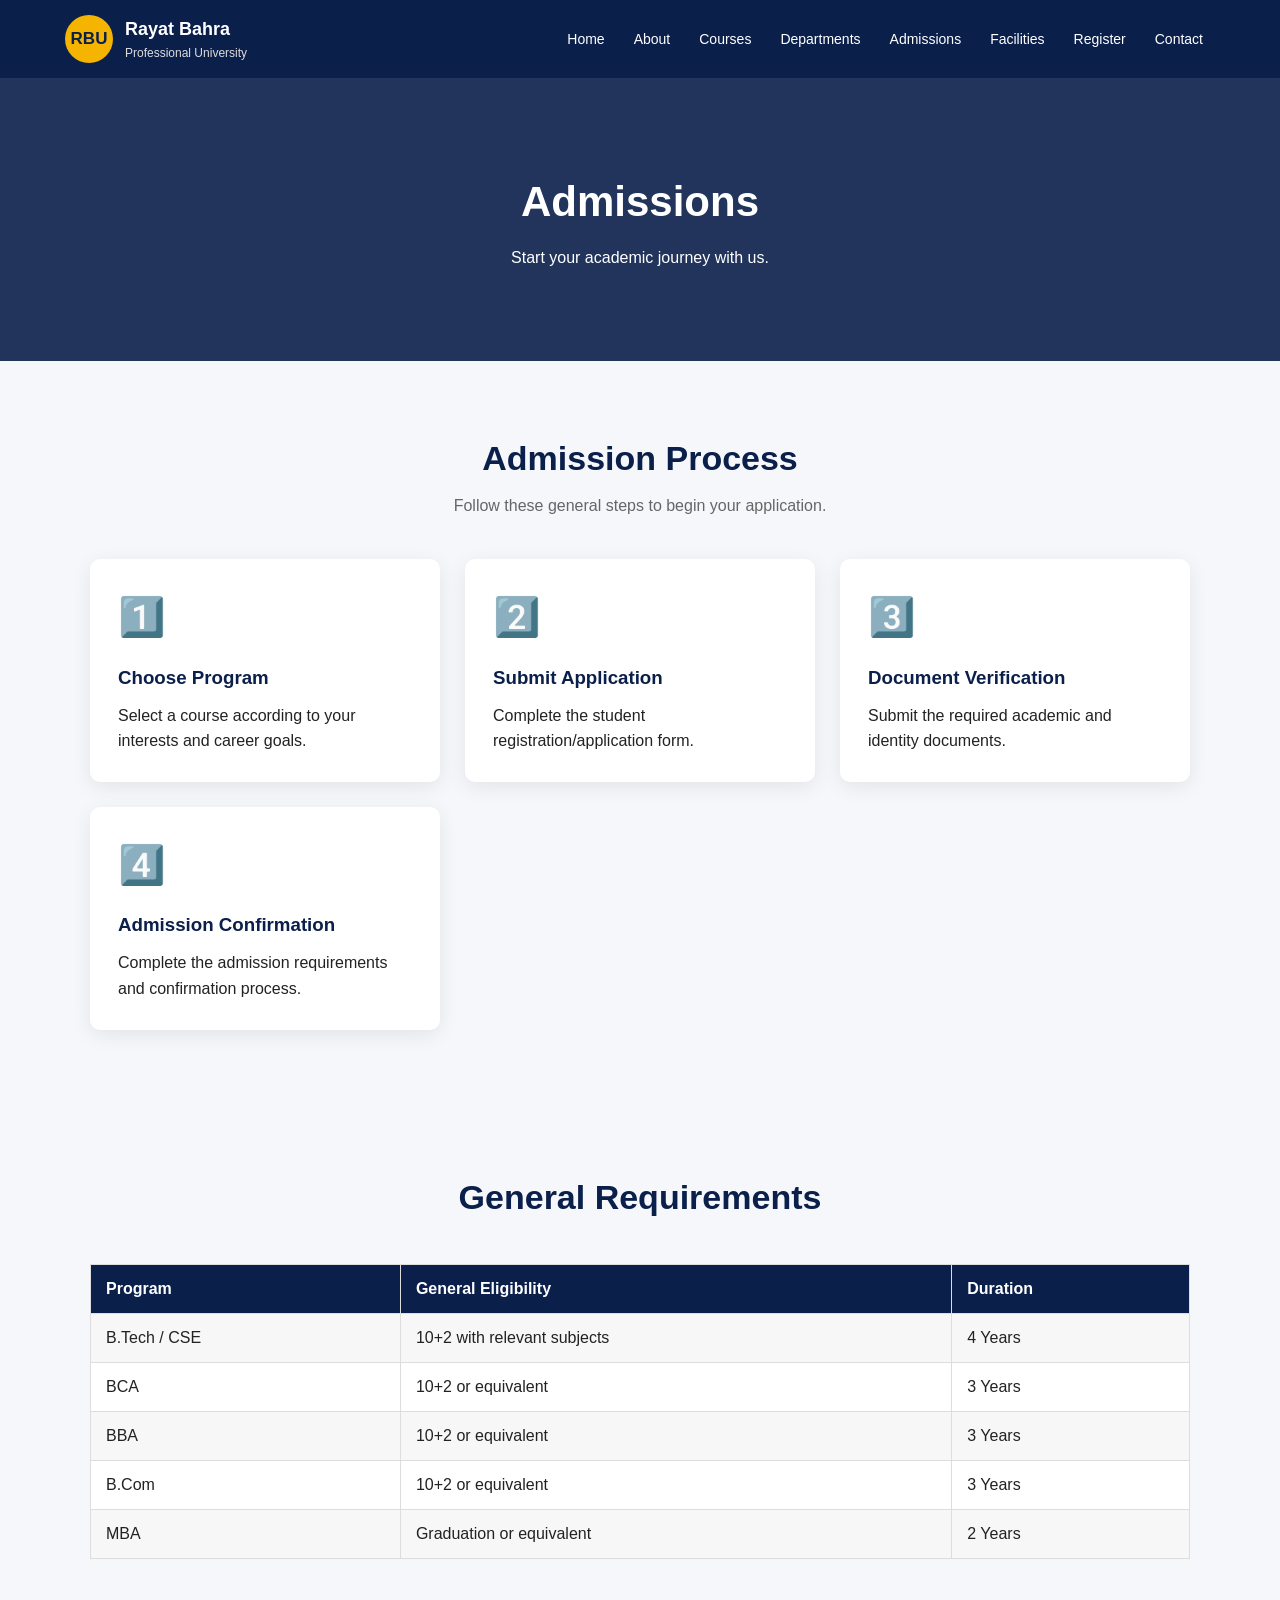
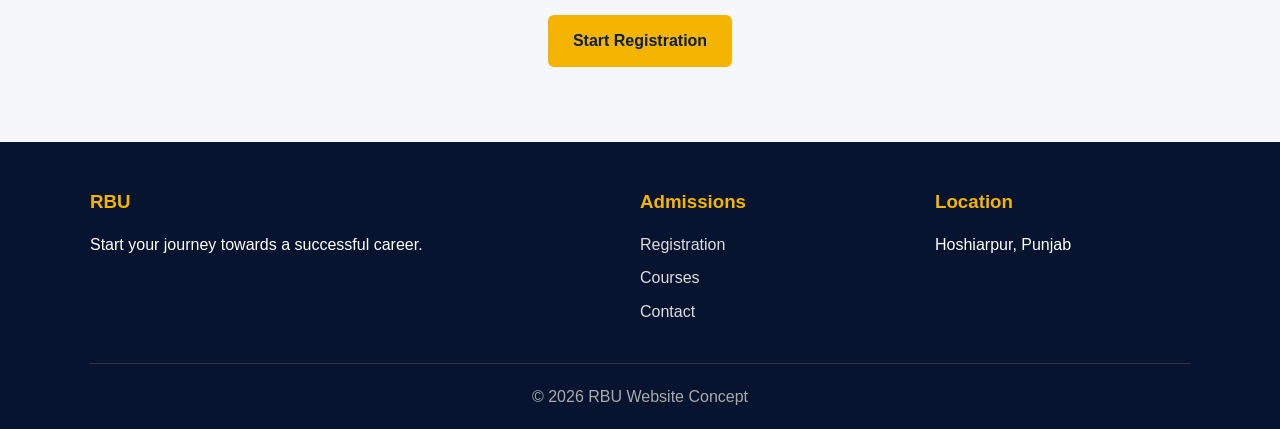
<file: RBU/admissions.html>
<html>
<head>
    <meta charset="UTF-8">
    <meta name="viewport" content="width=device-width, initial-scale=1.0">
    <title>Admissions | RBU</title>
    <link rel="stylesheet" href="style.css">
</head>

<body>

<header>
    <div class="navbar">

        <div class="logo">
            <div class="logo-icon">RBU</div>
            <div>
                <h2>Rayat Bahra</h2>
                <span>Professional University</span>
            </div>
        </div>

        <nav>
            <ul>
                <li><a href="index.html">Home</a></li>
                <li><a href="about.html">About</a></li>
                <li><a href="courses.html">Courses</a></li>
                <li><a href="departments.html">Departments</a></li>
                <li><a href="admissions.html">Admissions</a></li>
                <li><a href="facilities.html">Facilities</a></li>
                <li><a href="registration.html">Register</a></li>
                <li><a href="contact.html">Contact</a></li>
            </ul>
        </nav>

    </div>
</header>

<div class="page-header">
    <h1>Admissions</h1>
    <p>Start your academic journey with us.</p>
</div>

<section>

    <div class="container">

        <div class="section-title">
            <h2>Admission Process</h2>
            <p>Follow these general steps to begin your application.</p>
        </div>

        <div class="cards">

            <div class="card">
                <div class="card-icon">1️⃣</div>
                <h3>Choose Program</h3>
                <p>Select a course according to your interests and career goals.</p>
            </div>

            <div class="card">
                <div class="card-icon">2️⃣</div>
                <h3>Submit Application</h3>
                <p>Complete the student registration/application form.</p>
            </div>

            <div class="card">
                <div class="card-icon">3️⃣</div>
                <h3>Document Verification</h3>
                <p>Submit the required academic and identity documents.</p>
            </div>

            <div class="card">
                <div class="card-icon">4️⃣</div>
                <h3>Admission Confirmation</h3>
                <p>Complete the admission requirements and confirmation process.</p>
            </div>

        </div>

    </div>

</section>

<section>

    <div class="container">

        <div class="section-title">
            <h2>General Requirements</h2>
        </div>

        <div class="table-container">

            <table>

                <tr>
                    <th>Program</th>
                    <th>General Eligibility</th>
                    <th>Duration</th>
                </tr>

                <tr>
                    <td>B.Tech / CSE</td>
                    <td>10+2 with relevant subjects</td>
                    <td>4 Years</td>
                </tr>

                <tr>
                    <td>BCA</td>
                    <td>10+2 or equivalent</td>
                    <td>3 Years</td>
                </tr>

                <tr>
                    <td>BBA</td>
                    <td>10+2 or equivalent</td>
                    <td>3 Years</td>
                </tr>

                <tr>
                    <td>B.Com</td>
                    <td>10+2 or equivalent</td>
                    <td>3 Years</td>
                </tr>

                <tr>
                    <td>MBA</td>
                    <td>Graduation or equivalent</td>
                    <td>2 Years</td>
                </tr>

            </table>

        </div>

        <br><br>

        <div style="text-align:center;">
            <a href="registration.html" class="btn">
                Start Registration
            </a>
        </div>

    </div>

</section>

<footer>

    <div class="footer-grid">

        <div>
            <h3>RBU</h3>
            <p>Start your journey towards a successful career.</p>
        </div>

        <div>
            <h3>Admissions</h3>
            <ul>
                <li><a href="registration.html">Registration</a></li>
                <li><a href="courses.html">Courses</a></li>
                <li><a href="contact.html">Contact</a></li>
            </ul>
        </div>

        <div>
            <h3>Location</h3>
            <p>Hoshiarpur, Punjab</p>
        </div>

    </div>

    <div class="copyright">
        © 2026 RBU Website Concept
    </div>

</footer>

</body>
</html>
</file>
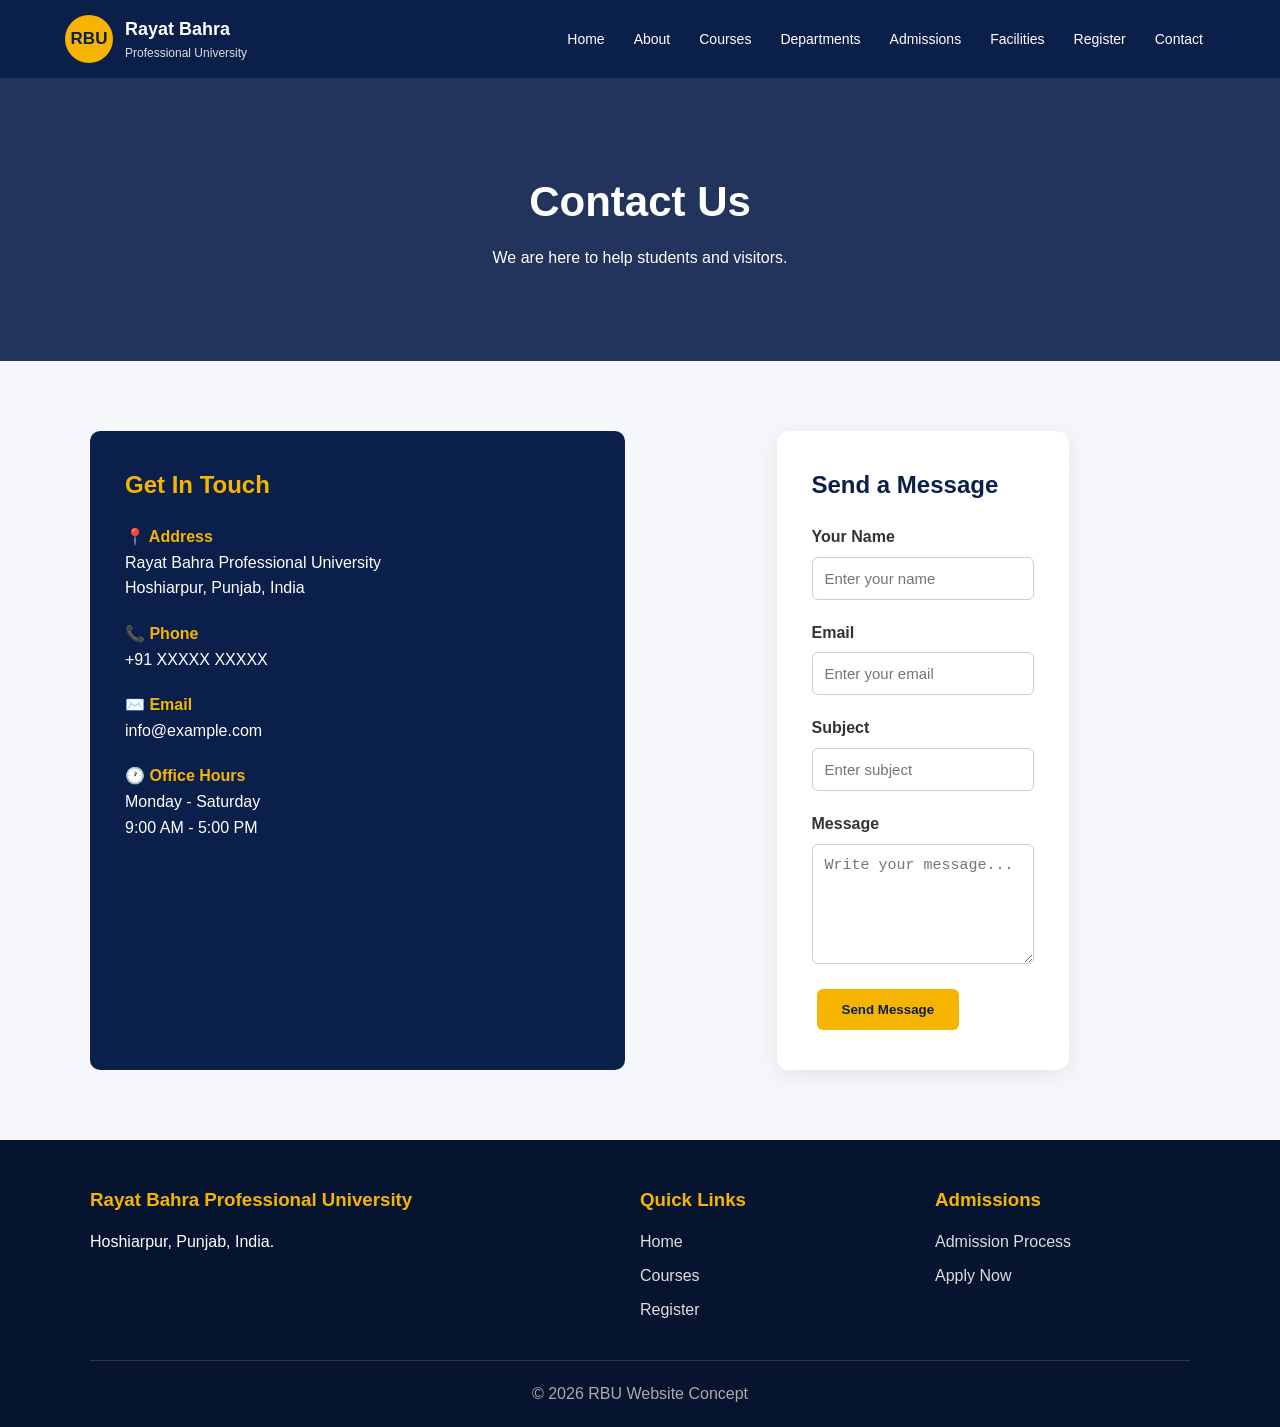
<file: RBU/contact.html>
<html>
<head>
    <meta charset="UTF-8">
    <meta name="viewport" content="width=device-width, initial-scale=1.0">
    <title>Contact | RBU</title>
    <link rel="stylesheet" href="style.css">
</head>

<body>

<header>
    <div class="navbar">

        <div class="logo">
            <div class="logo-icon">RBU</div>
            <div>
                <h2>Rayat Bahra</h2>
                <span>Professional University</span>
            </div>
        </div>

        <nav>
            <ul>
                <li><a href="index.html">Home</a></li>
                <li><a href="about.html">About</a></li>
                <li><a href="courses.html">Courses</a></li>
                <li><a href="departments.html">Departments</a></li>
                <li><a href="admissions.html">Admissions</a></li>
                <li><a href="facilities.html">Facilities</a></li>
                <li><a href="registration.html">Register</a></li>
                <li><a href="contact.html">Contact</a></li>
            </ul>
        </nav>

    </div>
</header>

<div class="page-header">
    <h1>Contact Us</h1>
    <p>We are here to help students and visitors.</p>
</div>

<section>

    <div class="container">

        <div class="contact-grid">

            <div class="contact-info">

                <h2>Get In Touch</h2>

                <div class="contact-item">
                    <strong>📍 Address</strong>
                    <p>Rayat Bahra Professional University</p>
                    <p>Hoshiarpur, Punjab, India</p>
                </div>

                <div class="contact-item">
                    <strong>📞 Phone</strong>
                    <p>+91 XXXXX XXXXX</p>
                </div>

                <div class="contact-item">
                    <strong>✉️ Email</strong>
                    <p>info@example.com</p>
                </div>

                <div class="contact-item">
                    <strong>🕐 Office Hours</strong>
                    <p>Monday - Saturday</p>
                    <p>9:00 AM - 5:00 PM</p>
                </div>

            </div>

            <div class="form-box">

                <h2 style="color:#0b1f4b; margin-bottom:20px;">
                    Send a Message
                </h2>

                <form>

                    <div class="form-group">
                        <label>Your Name</label>
                        <input
                            type="text"
                            placeholder="Enter your name"
                            required
                        >
                    </div>

                    <div class="form-group">
                        <label>Email</label>
                        <input
                            type="email"
                            placeholder="Enter your email"
                            required
                        >
                    </div>

                    <div class="form-group">
                        <label>Subject</label>
                        <input
                            type="text"
                            placeholder="Enter subject"
                            required
                        >
                    </div>

                    <div class="form-group">
                        <label>Message</label>
                        <textarea
                            placeholder="Write your message..."
                            required
                        ></textarea>
                    </div>

                    <button type="submit" class="btn">
                        Send Message
                    </button>

                </form>

            </div>

        </div>

    </div>

</section>

<footer>

    <div class="footer-grid">

        <div>
            <h3>Rayat Bahra Professional University</h3>
            <p>
                Hoshiarpur, Punjab, India.
            </p>
        </div>

        <div>
            <h3>Quick Links</h3>
            <ul>
                <li><a href="index.html">Home</a></li>
                <li><a href="courses.html">Courses</a></li>
                <li><a href="registration.html">Register</a></li>
            </ul>
        </div>

        <div>
            <h3>Admissions</h3>
            <ul>
                <li><a href="admissions.html">Admission Process</a></li>
                <li><a href="registration.html">Apply Now</a></li>
            </ul>
        </div>

    </div>

    <div class="copyright">
        © 2026 RBU Website Concept
    </div>

</footer>

</body>
</html>
</file>
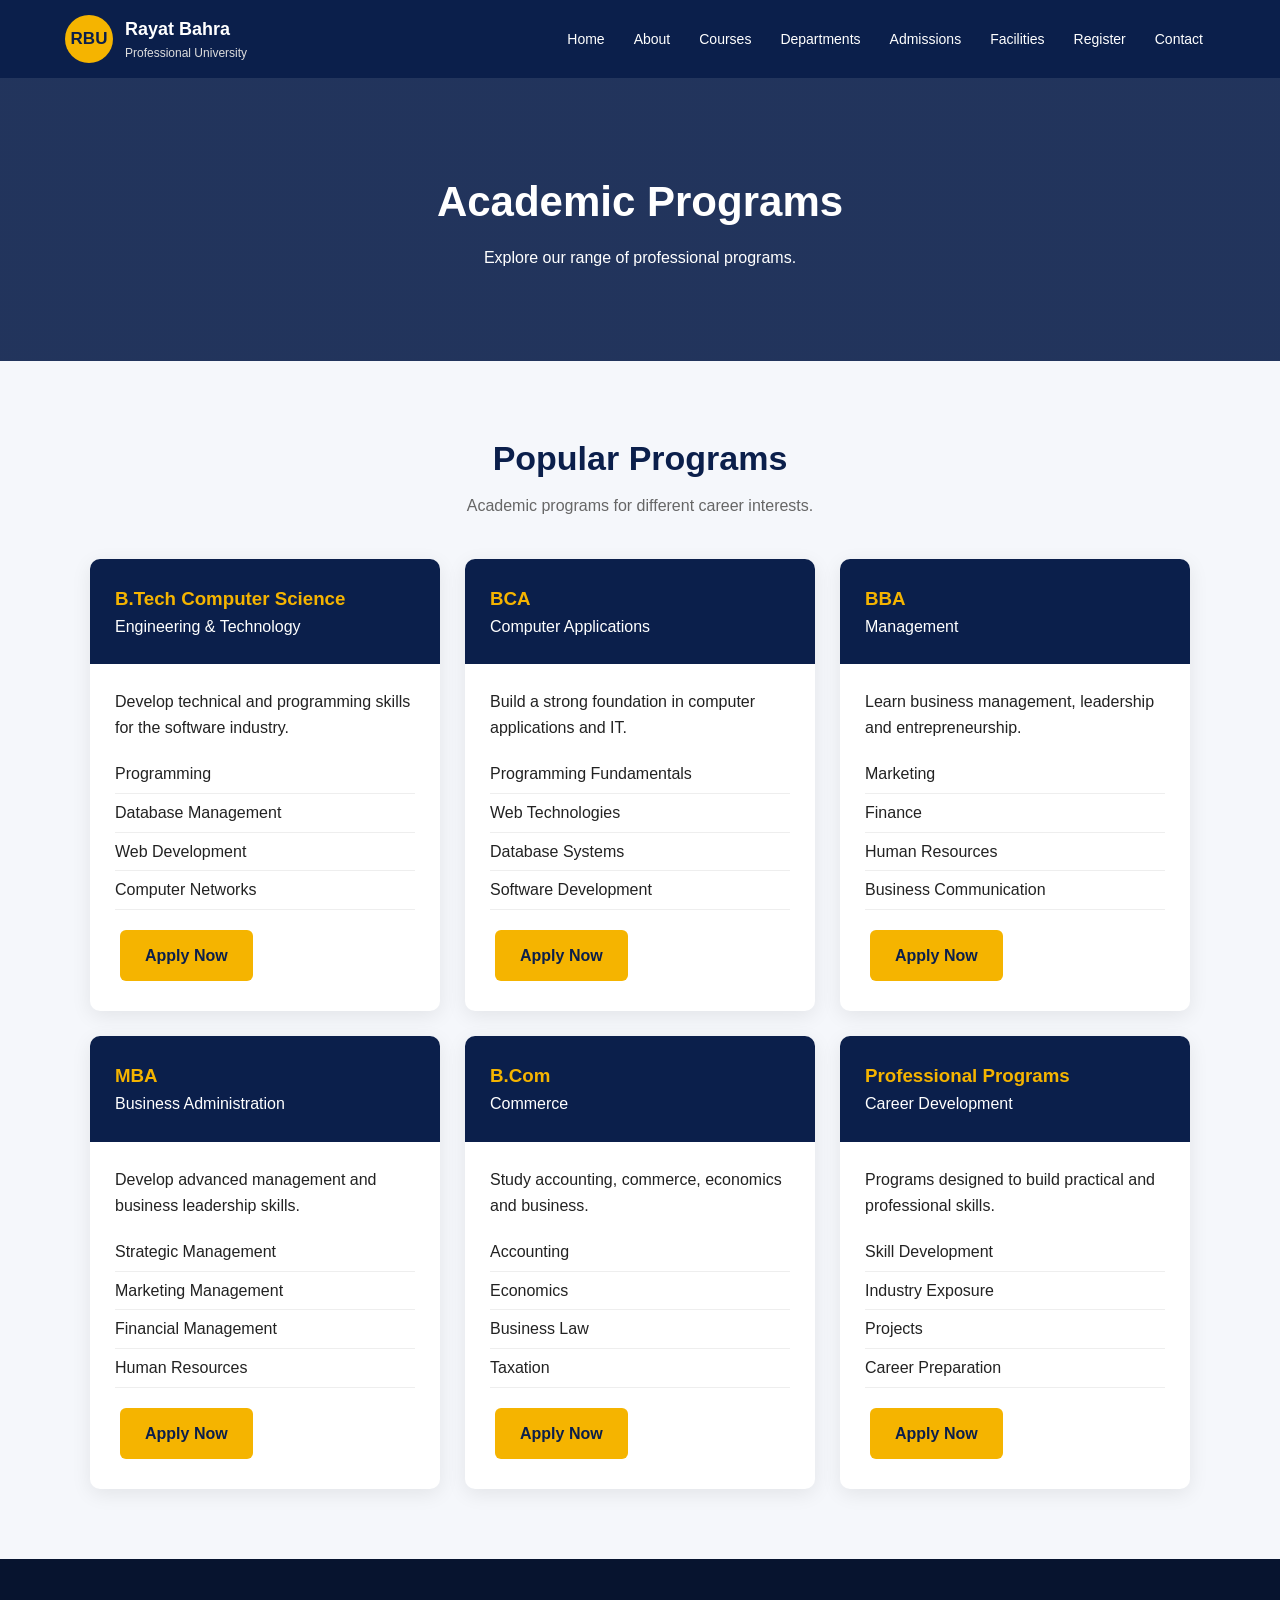
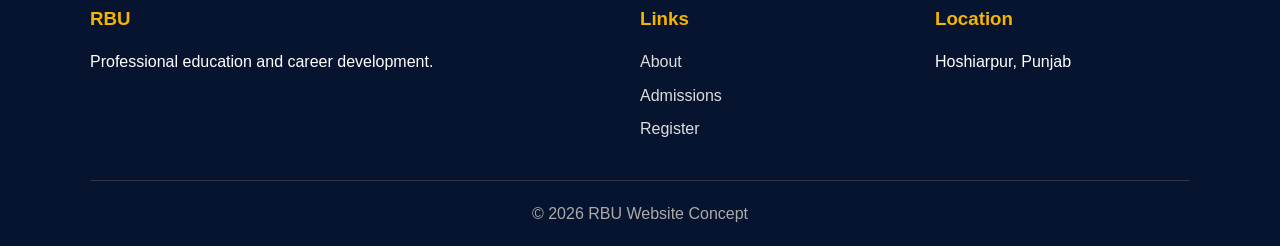
<file: RBU/courses.html>
<html>
<head>
    <meta charset="UTF-8">
    <meta name="viewport" content="width=device-width, initial-scale=1.0">
    <title>Courses | RBU</title>
    <link rel="stylesheet" href="style.css">
</head>

<body>

<header>
    <div class="navbar">

        <div class="logo">
            <div class="logo-icon">RBU</div>
            <div>
                <h2>Rayat Bahra</h2>
                <span>Professional University</span>
            </div>
        </div>

        <nav>
            <ul>
                <li><a href="index.html">Home</a></li>
                <li><a href="about.html">About</a></li>
                <li><a href="courses.html">Courses</a></li>
                <li><a href="departments.html">Departments</a></li>
                <li><a href="admissions.html">Admissions</a></li>
                <li><a href="facilities.html">Facilities</a></li>
                <li><a href="registration.html">Register</a></li>
                <li><a href="contact.html">Contact</a></li>
            </ul>
        </nav>

    </div>
</header>

<div class="page-header">
    <h1>Academic Programs</h1>
    <p>Explore our range of professional programs.</p>
</div>

<section>

    <div class="container">

        <div class="section-title">
            <h2>Popular Programs</h2>
            <p>Academic programs for different career interests.</p>
        </div>

        <div class="cards">

            <div class="course-card">
                <div class="course-top">
                    <h3>B.Tech Computer Science</h3>
                    <p>Engineering & Technology</p>
                </div>

                <div class="course-body">
                    <p>Develop technical and programming skills for the software industry.</p>

                    <ul>
                        <li>Programming</li>
                        <li>Database Management</li>
                        <li>Web Development</li>
                        <li>Computer Networks</li>
                    </ul>

                    <a href="registration.html" class="btn">Apply Now</a>
                </div>
            </div>

            <div class="course-card">
                <div class="course-top">
                    <h3>BCA</h3>
                    <p>Computer Applications</p>
                </div>

                <div class="course-body">
                    <p>Build a strong foundation in computer applications and IT.</p>

                    <ul>
                        <li>Programming Fundamentals</li>
                        <li>Web Technologies</li>
                        <li>Database Systems</li>
                        <li>Software Development</li>
                    </ul>

                    <a href="registration.html" class="btn">Apply Now</a>
                </div>
            </div>

            <div class="course-card">
                <div class="course-top">
                    <h3>BBA</h3>
                    <p>Management</p>
                </div>

                <div class="course-body">
                    <p>Learn business management, leadership and entrepreneurship.</p>

                    <ul>
                        <li>Marketing</li>
                        <li>Finance</li>
                        <li>Human Resources</li>
                        <li>Business Communication</li>
                    </ul>

                    <a href="registration.html" class="btn">Apply Now</a>
                </div>
            </div>

            <div class="course-card">
                <div class="course-top">
                    <h3>MBA</h3>
                    <p>Business Administration</p>
                </div>

                <div class="course-body">
                    <p>Develop advanced management and business leadership skills.</p>

                    <ul>
                        <li>Strategic Management</li>
                        <li>Marketing Management</li>
                        <li>Financial Management</li>
                        <li>Human Resources</li>
                    </ul>

                    <a href="registration.html" class="btn">Apply Now</a>
                </div>
            </div>

            <div class="course-card">
                <div class="course-top">
                    <h3>B.Com</h3>
                    <p>Commerce</p>
                </div>

                <div class="course-body">
                    <p>Study accounting, commerce, economics and business.</p>

                    <ul>
                        <li>Accounting</li>
                        <li>Economics</li>
                        <li>Business Law</li>
                        <li>Taxation</li>
                    </ul>

                    <a href="registration.html" class="btn">Apply Now</a>
                </div>
            </div>

            <div class="course-card">
                <div class="course-top">
                    <h3>Professional Programs</h3>
                    <p>Career Development</p>
                </div>

                <div class="course-body">
                    <p>Programs designed to build practical and professional skills.</p>

                    <ul>
                        <li>Skill Development</li>
                        <li>Industry Exposure</li>
                        <li>Projects</li>
                        <li>Career Preparation</li>
                    </ul>

                    <a href="registration.html" class="btn">Apply Now</a>
                </div>
            </div>

        </div>

    </div>

</section>

<footer>

    <div class="footer-grid">

        <div>
            <h3>RBU</h3>
            <p>Professional education and career development.</p>
        </div>

        <div>
            <h3>Links</h3>
            <ul>
                <li><a href="about.html">About</a></li>
                <li><a href="admissions.html">Admissions</a></li>
                <li><a href="registration.html">Register</a></li>
            </ul>
        </div>

        <div>
            <h3>Location</h3>
            <p>Hoshiarpur, Punjab</p>
        </div>

    </div>

    <div class="copyright">
        © 2026 RBU Website Concept
    </div>

</footer>

</body>
</html>
</file>
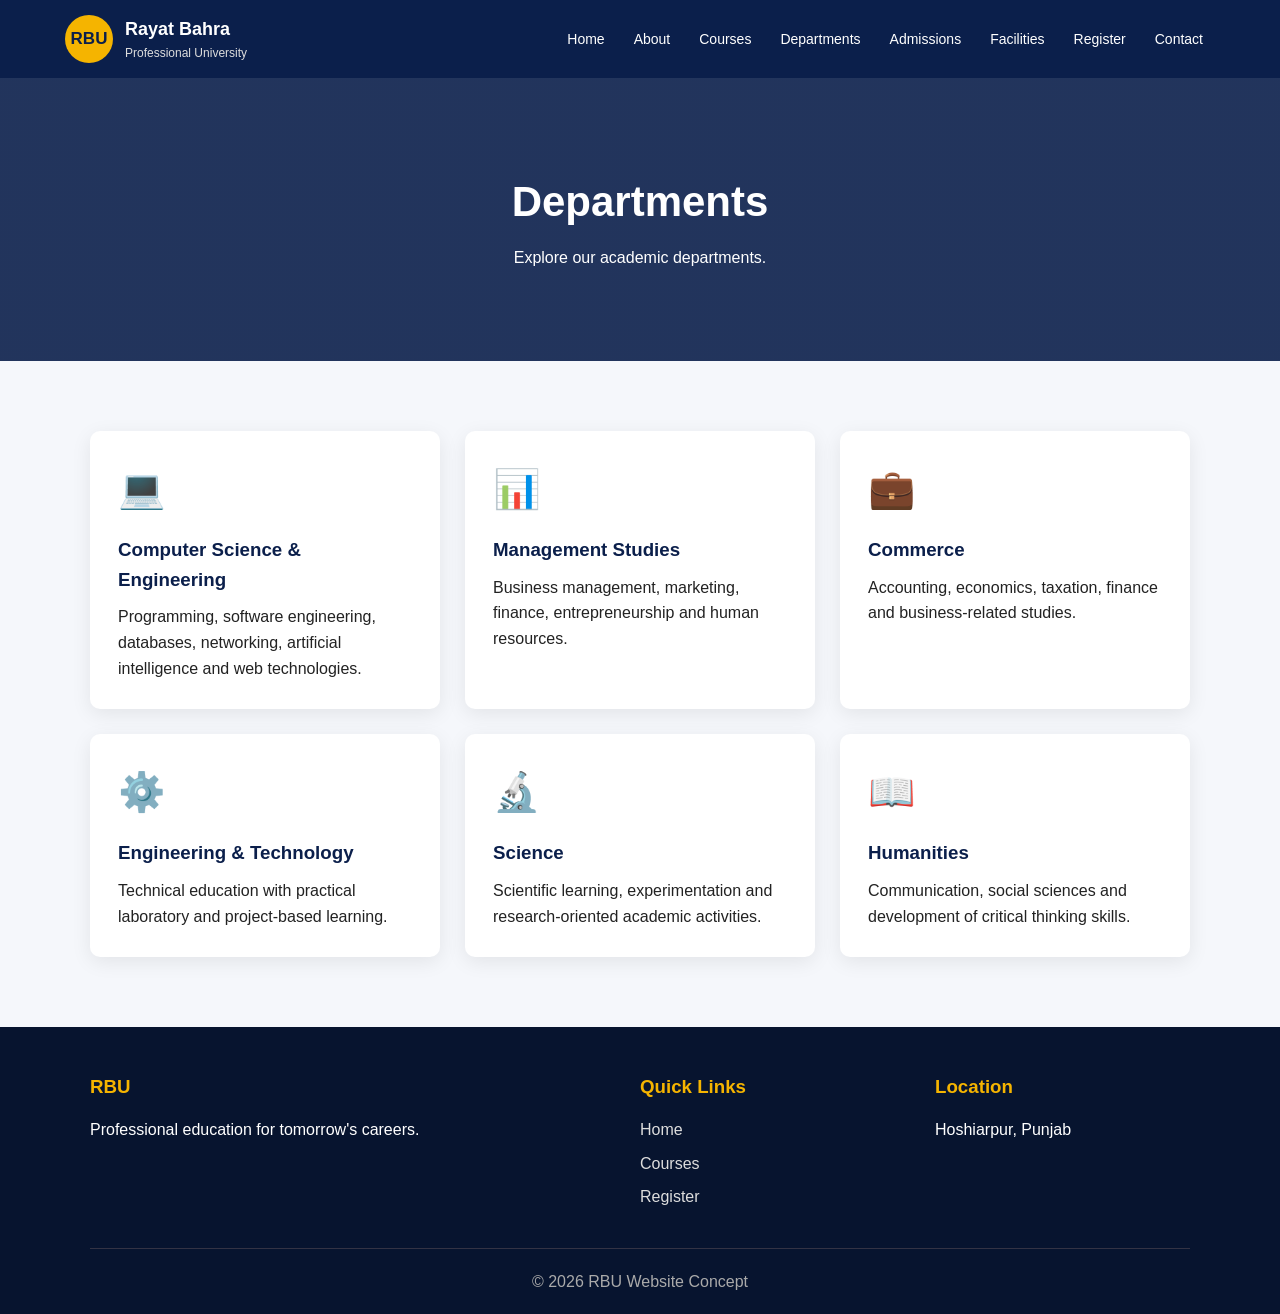
<file: RBU/departments.html>
<html>
<head>
    <meta charset="UTF-8">
    <meta name="viewport" content="width=device-width, initial-scale=1.0">
    <title>Departments | RBU</title>
    <link rel="stylesheet" href="style.css">
</head>

<body>

<header>
    <div class="navbar">

        <div class="logo">
            <div class="logo-icon">RBU</div>
            <div>
                <h2>Rayat Bahra</h2>
                <span>Professional University</span>
            </div>
        </div>

        <nav>
            <ul>
                <li><a href="index.html">Home</a></li>
                <li><a href="about.html">About</a></li>
                <li><a href="courses.html">Courses</a></li>
                <li><a href="departments.html">Departments</a></li>
                <li><a href="admissions.html">Admissions</a></li>
                <li><a href="facilities.html">Facilities</a></li>
                <li><a href="registration.html">Register</a></li>
                <li><a href="contact.html">Contact</a></li>
            </ul>
        </nav>

    </div>
</header>

<div class="page-header">
    <h1>Departments</h1>
    <p>Explore our academic departments.</p>
</div>

<section>

    <div class="container">

        <div class="cards">

            <div class="card">
                <div class="card-icon">💻</div>
                <h3>Computer Science & Engineering</h3>
                <p>
                    Programming, software engineering, databases,
                    networking, artificial intelligence and web technologies.
                </p>
            </div>

            <div class="card">
                <div class="card-icon">📊</div>
                <h3>Management Studies</h3>
                <p>
                    Business management, marketing, finance,
                    entrepreneurship and human resources.
                </p>
            </div>

            <div class="card">
                <div class="card-icon">💼</div>
                <h3>Commerce</h3>
                <p>
                    Accounting, economics, taxation, finance and
                    business-related studies.
                </p>
            </div>

            <div class="card">
                <div class="card-icon">⚙️</div>
                <h3>Engineering & Technology</h3>
                <p>
                    Technical education with practical laboratory
                    and project-based learning.
                </p>
            </div>

            <div class="card">
                <div class="card-icon">🔬</div>
                <h3>Science</h3>
                <p>
                    Scientific learning, experimentation and
                    research-oriented academic activities.
                </p>
            </div>

            <div class="card">
                <div class="card-icon">📖</div>
                <h3>Humanities</h3>
                <p>
                    Communication, social sciences and development
                    of critical thinking skills.
                </p>
            </div>

        </div>

    </div>

</section>

<footer>

    <div class="footer-grid">

        <div>
            <h3>RBU</h3>
            <p>Professional education for tomorrow's careers.</p>
        </div>

        <div>
            <h3>Quick Links</h3>
            <ul>
                <li><a href="index.html">Home</a></li>
                <li><a href="courses.html">Courses</a></li>
                <li><a href="registration.html">Register</a></li>
            </ul>
        </div>

        <div>
            <h3>Location</h3>
            <p>Hoshiarpur, Punjab</p>
        </div>

    </div>

    <div class="copyright">
        © 2026 RBU Website Concept
    </div>

</footer>

</body>
</html>
</file>
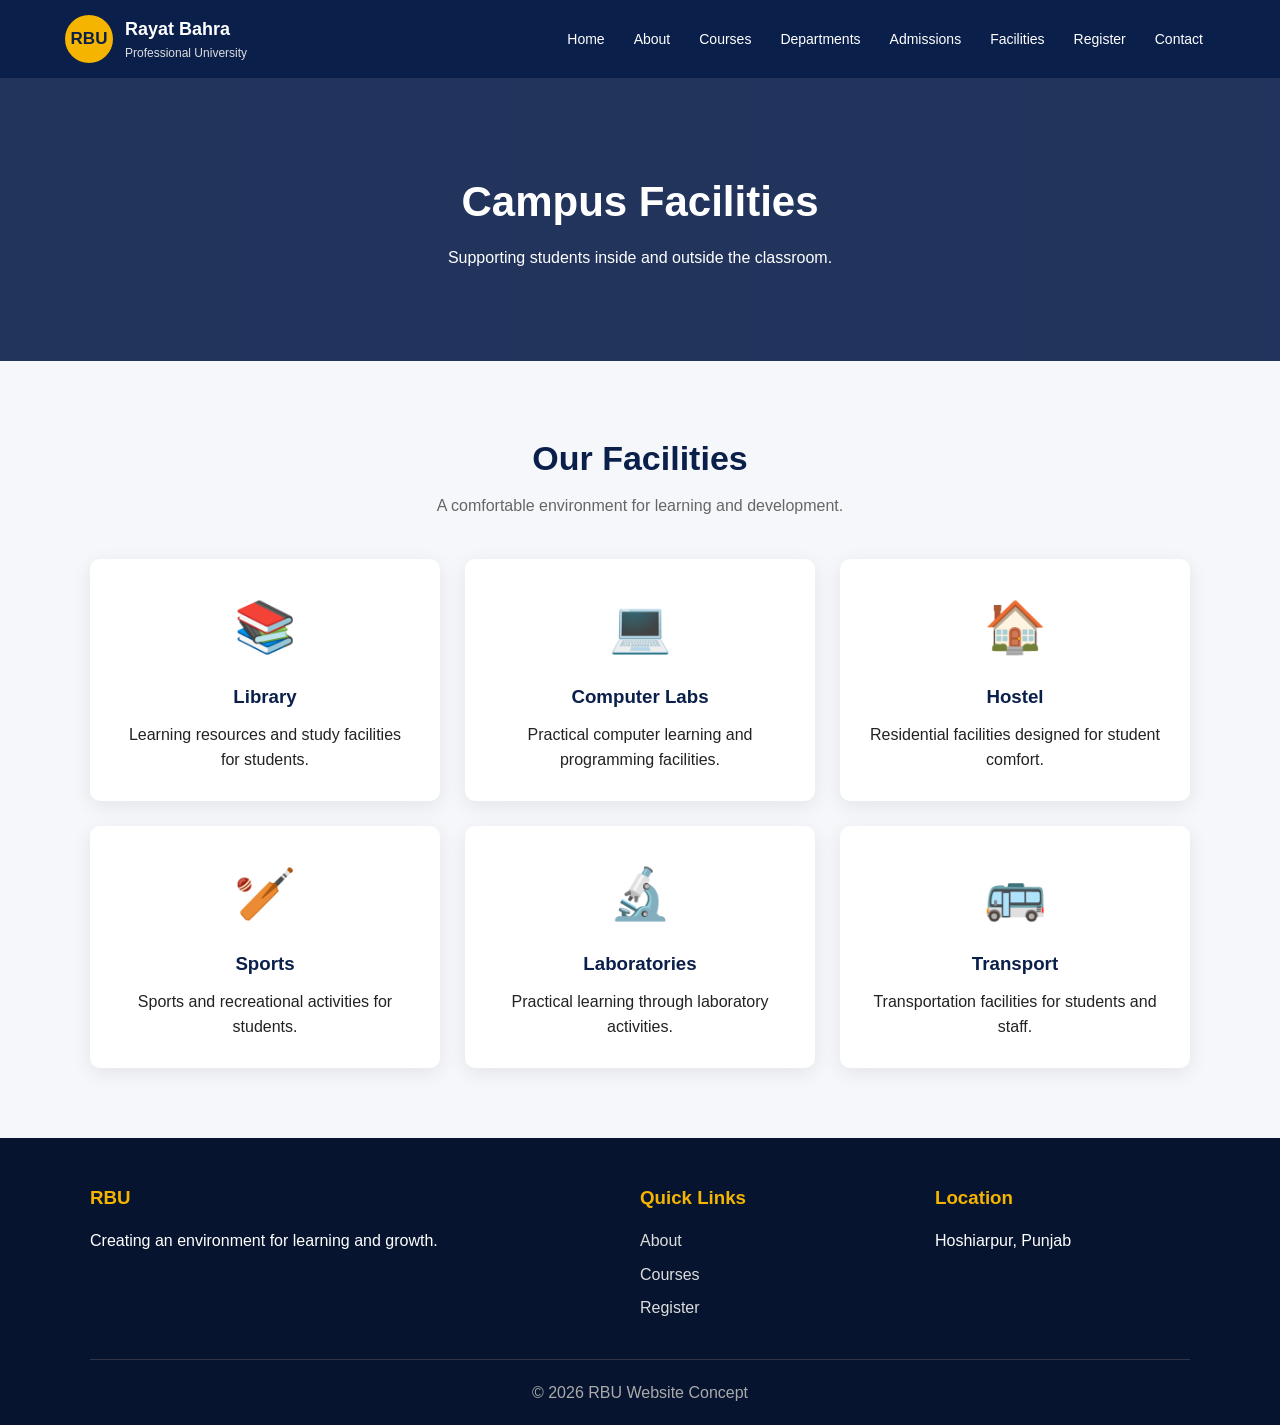
<file: RBU/facilities.html>
<html>
<head>
    <meta charset="UTF-8">
    <meta name="viewport" content="width=device-width, initial-scale=1.0">
    <title>Facilities | RBU</title>
    <link rel="stylesheet" href="style.css">
</head>

<body>

<header>
    <div class="navbar">

        <div class="logo">
            <div class="logo-icon">RBU</div>
            <div>
                <h2>Rayat Bahra</h2>
                <span>Professional University</span>
            </div>
        </div>

        <nav>
            <ul>
                <li><a href="index.html">Home</a></li>
                <li><a href="about.html">About</a></li>
                <li><a href="courses.html">Courses</a></li>
                <li><a href="departments.html">Departments</a></li>
                <li><a href="admissions.html">Admissions</a></li>
                <li><a href="facilities.html">Facilities</a></li>
                <li><a href="registration.html">Register</a></li>
                <li><a href="contact.html">Contact</a></li>
            </ul>
        </nav>

    </div>
</header>

<div class="page-header">
    <h1>Campus Facilities</h1>
    <p>Supporting students inside and outside the classroom.</p>
</div>

<section>

    <div class="container">

        <div class="section-title">
            <h2>Our Facilities</h2>
            <p>A comfortable environment for learning and development.</p>
        </div>

        <div class="cards">

            <div class="card facility">
                <div class="facility-icon">📚</div>
                <h3>Library</h3>
                <p>
                    Learning resources and study facilities for students.
                </p>
            </div>

            <div class="card facility">
                <div class="facility-icon">💻</div>
                <h3>Computer Labs</h3>
                <p>
                    Practical computer learning and programming facilities.
                </p>
            </div>

            <div class="card facility">
                <div class="facility-icon">🏠</div>
                <h3>Hostel</h3>
                <p>
                    Residential facilities designed for student comfort.
                </p>
            </div>

            <div class="card facility">
                <div class="facility-icon">🏏</div>
                <h3>Sports</h3>
                <p>
                    Sports and recreational activities for students.
                </p>
            </div>

            <div class="card facility">
                <div class="facility-icon">🔬</div>
                <h3>Laboratories</h3>
                <p>
                    Practical learning through laboratory activities.
                </p>
            </div>

            <div class="card facility">
                <div class="facility-icon">🚌</div>
                <h3>Transport</h3>
                <p>
                    Transportation facilities for students and staff.
                </p>
            </div>

        </div>

    </div>

</section>

<footer>

    <div class="footer-grid">

        <div>
            <h3>RBU</h3>
            <p>Creating an environment for learning and growth.</p>
        </div>

        <div>
            <h3>Quick Links</h3>
            <ul>
                <li><a href="about.html">About</a></li>
                <li><a href="courses.html">Courses</a></li>
                <li><a href="registration.html">Register</a></li>
            </ul>
        </div>

        <div>
            <h3>Location</h3>
            <p>Hoshiarpur, Punjab</p>
        </div>

    </div>

    <div class="copyright">
        © 2026 RBU Website Concept
    </div>

</footer>

</body>
</html>
</file>
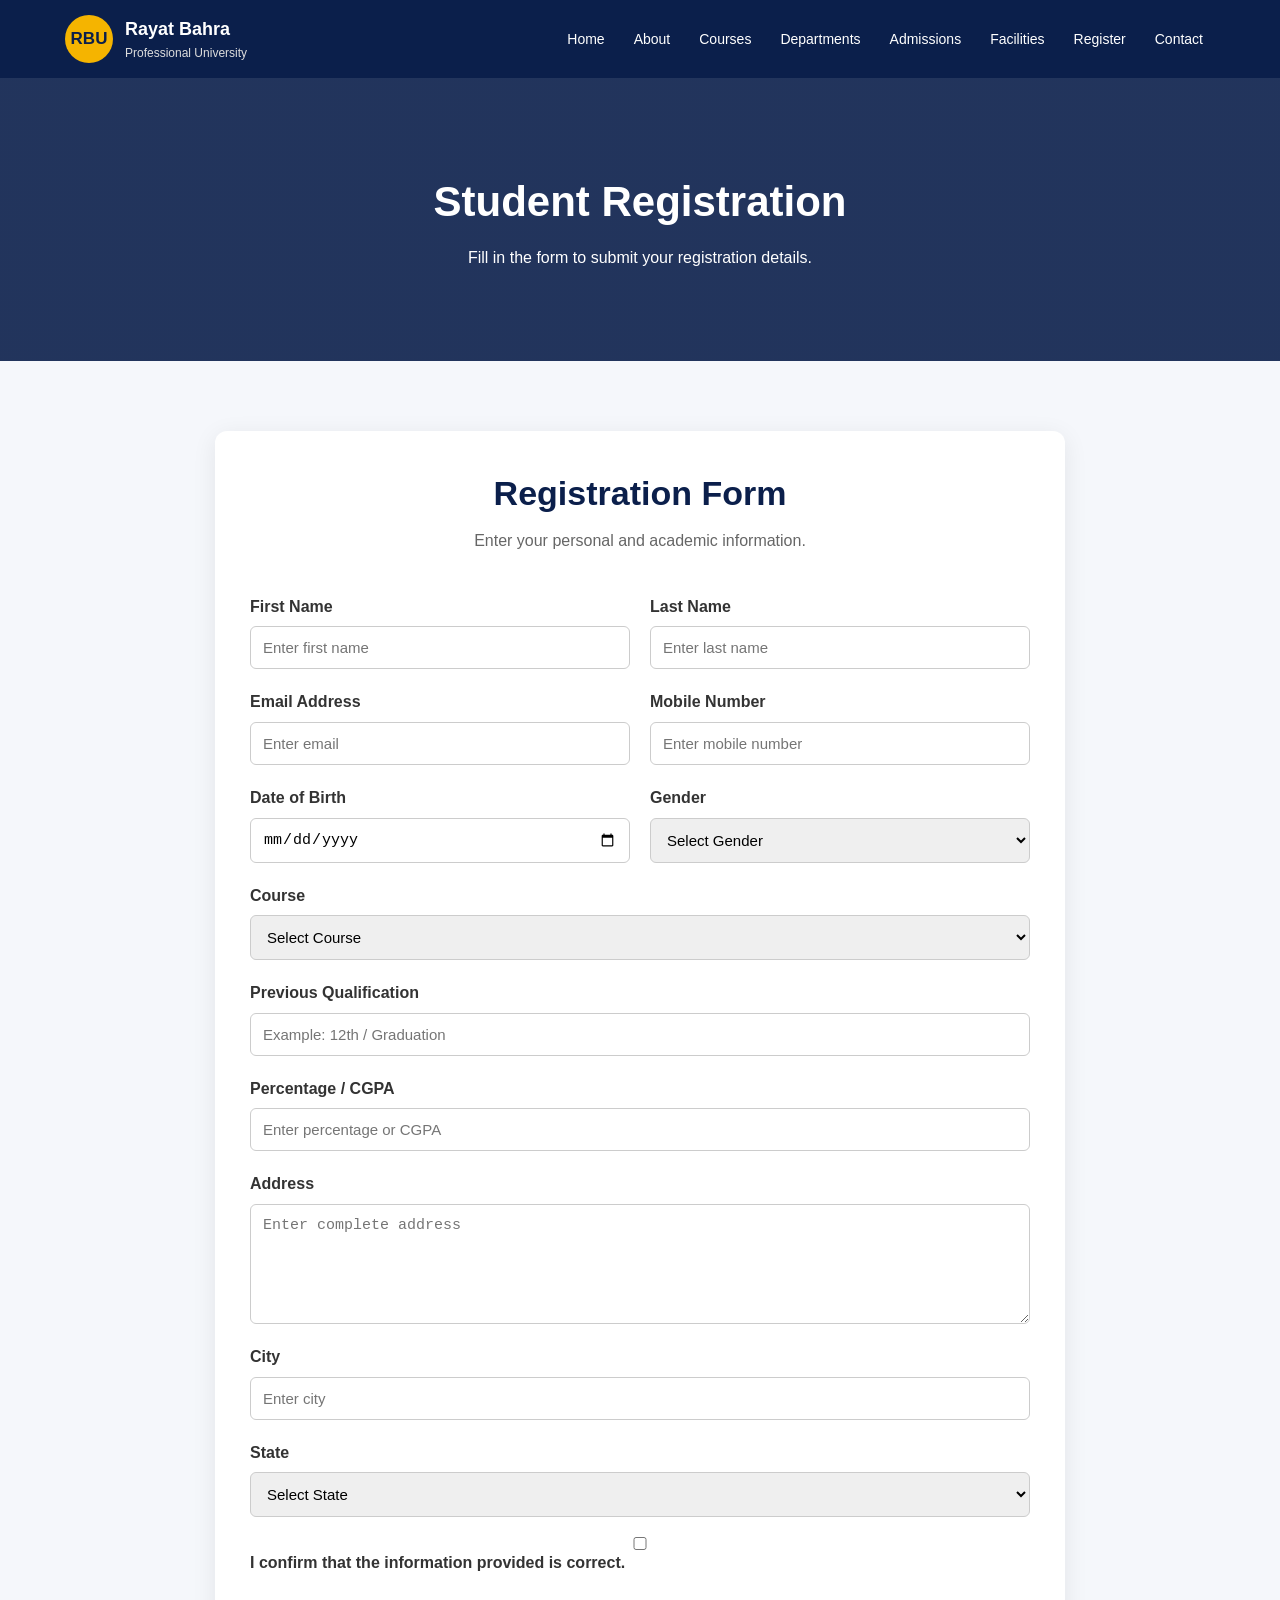
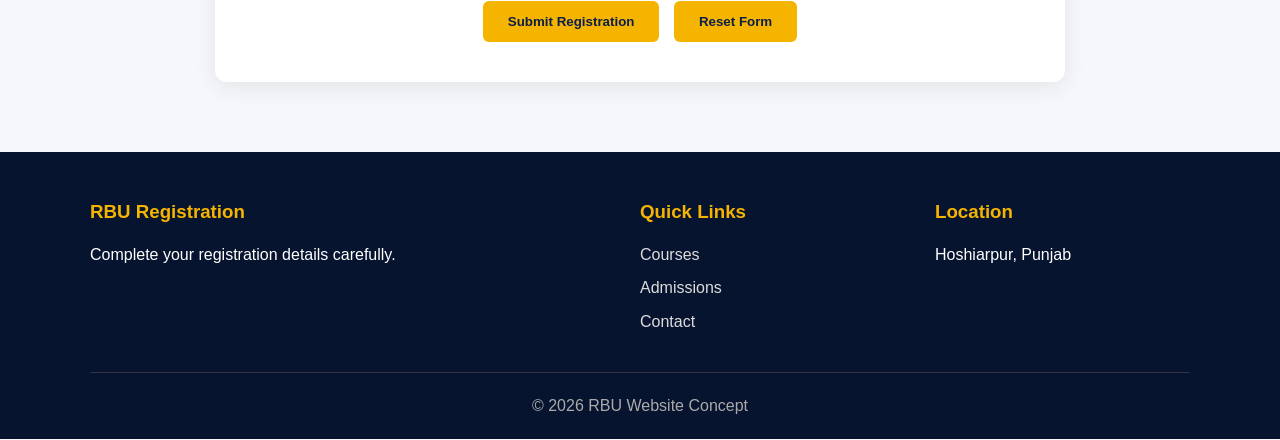
<file: RBU/registration.html>
<html>
<head>
    <meta charset="UTF-8">
    <meta name="viewport" content="width=device-width, initial-scale=1.0">
    <title>Student Registration | RBU</title>
    <link rel="stylesheet" href="style.css">
</head>

<body>

<header>
    <div class="navbar">

        <div class="logo">
            <div class="logo-icon">RBU</div>
            <div>
                <h2>Rayat Bahra</h2>
                <span>Professional University</span>
            </div>
        </div>

        <nav>
            <ul>
                <li><a href="index.html">Home</a></li>
                <li><a href="about.html">About</a></li>
                <li><a href="courses.html">Courses</a></li>
                <li><a href="departments.html">Departments</a></li>
                <li><a href="admissions.html">Admissions</a></li>
                <li><a href="facilities.html">Facilities</a></li>
                <li><a href="registration.html">Register</a></li>
                <li><a href="contact.html">Contact</a></li>
            </ul>
        </nav>

    </div>
</header>

<div class="page-header">
    <h1>Student Registration</h1>
    <p>Fill in the form to submit your registration details.</p>
</div>

<section>

    <div class="container">

        <div class="form-box">

            <div class="section-title">
                <h2>Registration Form</h2>
                <p>Enter your personal and academic information.</p>
            </div>

            <form>

                <div class="form-row">

                    <div class="form-group">
                        <label>First Name</label>
                        <input type="text" placeholder="Enter first name" required>
                    </div>

                    <div class="form-group">
                        <label>Last Name</label>
                        <input type="text" placeholder="Enter last name" required>
                    </div>

                </div>

                <div class="form-row">

                    <div class="form-group">
                        <label>Email Address</label>
                        <input type="email" placeholder="Enter email" required>
                    </div>

                    <div class="form-group">
                        <label>Mobile Number</label>
                        <input type="tel" placeholder="Enter mobile number" required>
                    </div>

                </div>

                <div class="form-row">

                    <div class="form-group">
                        <label>Date of Birth</label>
                        <input type="date" required>
                    </div>

                    <div class="form-group">
                        <label>Gender</label>

                        <select required>
                            <option value="">Select Gender</option>
                            <option>Male</option>
                            <option>Female</option>
                            <option>Other</option>
                        </select>

                    </div>

                </div>

                <div class="form-group">

                    <label>Course</label>

                    <select required>

                        <option value="">Select Course</option>

                        <option>B.Tech Computer Science</option>
                        <option>BCA</option>
                        <option>BBA</option>
                        <option>B.Com</option>
                        <option>MBA</option>
                        <option>Other Professional Program</option>

                    </select>

                </div>

                <div class="form-group">

                    <label>Previous Qualification</label>

                    <input
                        type="text"
                        placeholder="Example: 12th / Graduation"
                        required
                    >

                </div>

                <div class="form-group">

                    <label>Percentage / CGPA</label>

                    <input
                        type="text"
                        placeholder="Enter percentage or CGPA"
                        required
                    >

                </div>

                <div class="form-group">

                    <label>Address</label>

                    <textarea
                        placeholder="Enter complete address"
                        required
                    ></textarea>

                </div>

                <div class="form-group">

                    <label>City</label>

                    <input
                        type="text"
                        placeholder="Enter city"
                        required
                    >

                </div>

                <div class="form-group">

                    <label>State</label>

                    <select required>

                        <option value="">Select State</option>
                        <option>Punjab</option>
                        <option>Haryana</option>
                        <option>Himachal Pradesh</option>
                        <option>Delhi</option>
                        <option>Jammu & Kashmir</option>
                        <option>Other</option>

                    </select>

                </div>

                <div class="form-group">

                    <label>
                        <input type="checkbox" required>
                        I confirm that the information provided is correct.
                    </label>

                </div>

                <div style="text-align:center;">

                    <button type="submit" class="btn">
                        Submit Registration
                    </button>

                    <button type="reset" class="btn">
                        Reset Form
                    </button>

                </div>

            </form>

        </div>

    </div>

</section>

<footer>

    <div class="footer-grid">

        <div>
            <h3>RBU Registration</h3>
            <p>Complete your registration details carefully.</p>
        </div>

        <div>
            <h3>Quick Links</h3>
            <ul>
                <li><a href="courses.html">Courses</a></li>
                <li><a href="admissions.html">Admissions</a></li>
                <li><a href="contact.html">Contact</a></li>
            </ul>
        </div>

        <div>
            <h3>Location</h3>
            <p>Hoshiarpur, Punjab</p>
        </div>

    </div>

    <div class="copyright">
        © 2026 RBU Website Concept
    </div>

</footer>

</body>
</html>
</file>
<file: style.css>
@import url('https://fonts.googleapis.com/css2?family=Poppins:wght@300;400;500;600;700;800&display=swap');

* {
    margin: 0;
    padding: 0;
    box-sizing: border-box;
}

html {
    scroll-behavior: smooth;
}

body {
    font-family: 'Poppins', sans-serif;
    color: white;
    min-height: 100vh;

    background:
        radial-gradient(circle at 10% 20%, rgba(0, 255, 255, 0.15), transparent 25%),
        radial-gradient(circle at 90% 80%, rgba(145, 0, 255, 0.18), transparent 30%),
        linear-gradient(135deg, #050816, #0b1026, #050816);

    overflow-x: hidden;
}

/* NAVBAR */

header {
    width: 100%;
    position: relative;
    z-index: 10;
}

.navbar {
    width: 90%;
    max-width: 1200px;
    margin: auto;
    padding: 25px 0;

    display: flex;
    align-items: center;
    justify-content: space-between;
}

.logo {
    font-size: 28px;
    font-weight: 800;
    letter-spacing: 1px;
}

.logo span {
    color: #00e5ff;
}

.nav-links {
    list-style: none;
    display: flex;
    gap: 30px;
}

.nav-links a {
    color: #ddd;
    text-decoration: none;
    font-size: 15px;
    position: relative;
    transition: 0.3s;
}

.nav-links a:hover,
.nav-links a.active {
    color: #00e5ff;
}

.nav-links a::after {
    content: "";
    position: absolute;
    width: 0;
    height: 2px;
    background: #00e5ff;
    left: 0;
    bottom: -7px;
    transition: 0.3s;
}

.nav-links a:hover::after,
.nav-links a.active::after {
    width: 100%;
}

/* HOME */

.home {
    min-height: 80vh;
}

.hero {
    width: 90%;
    max-width: 1200px;
    min-height: 560px;
    margin: auto;

    display: flex;
    align-items: center;
    justify-content: space-between;
    gap: 60px;
}

.hero-content {
    max-width: 680px;
    animation: slideLeft 1s ease;
}

.small-title {
    color: #00e5ff;
    font-size: 14px;
    letter-spacing: 4px;
    margin-bottom: 15px;
}

.hero h1 {
    font-size: clamp(40px, 6vw, 72px);
    line-height: 1.1;
    margin-bottom: 15px;
}

.hero h1 span,
.page-header span {
    color: #00e5ff;
}

.hero h2 {
    color: #b8c1d9;
    font-size: 22px;
    font-weight: 500;
    margin-bottom: 20px;
}

.hero-content > p:not(.small-title) {
    color: #9ba6c0;
    line-height: 1.8;
    max-width: 600px;
}

.buttons {
    margin-top: 30px;
    display: flex;
    gap: 15px;
}

.btn {
    display: inline-block;
    padding: 13px 28px;
    border-radius: 30px;
    background: #00e5ff;
    color: #031016;
    text-decoration: none;
    font-weight: 600;
    transition: 0.3s;
}

.btn:hover {
    transform: translateY(-4px);
    box-shadow: 0 10px 30px rgba(0, 229, 255, 0.3);
}

.btn-outline {
    background: transparent;
    border: 1px solid #00e5ff;
    color: #00e5ff;
}

/* HERO CARD */

.hero-card {
    width: 310px;
    height: 350px;

    display: flex;
    flex-direction: column;
    justify-content: center;
    align-items: center;

    border: 1px solid rgba(0, 229, 255, 0.3);
    border-radius: 25px;

    background: rgba(255, 255, 255, 0.04);
    backdrop-filter: blur(15px);

    box-shadow: 0 20px 60px rgba(0, 0, 0, 0.4);

    animation: floating 4s ease-in-out infinite;
}

.circle {
    width: 160px;
    height: 160px;

    border-radius: 50%;
    overflow: hidden;

    border: 4px solid #00e5ff;

    box-shadow: 0 0 35px rgba(0, 229, 255, 0.35);
}

.circle img {
    width: 100%;
    height: 100%;

    object-fit: cover;
    display: block;
}

    border-radius: 50%;

    display: flex;
    align-items: center;
    justify-content: center;

    font-size: 45px;
    font-weight: 800;

    color: #031016;
    background: linear-gradient(135deg, #00e5ff, #8b5cf6);

    box-shadow: 0 0 50px rgba(0, 229, 255, 0.25);
}

.hero-card h3 {
    margin-top: 25px;
    font-size: 20px;
}

.hero-card p {
    color: #8e9ab4;
    margin-top: 5px;
}

/* QUICK CARDS */

.quick-section {
    width: 90%;
    max-width: 1200px;
    margin: 20px auto 70px;

    display: grid;
    grid-template-columns: repeat(3, 1fr);
    gap: 25px;
}

.quick-card {
    padding: 30px;
    border-radius: 20px;

    background: rgba(255, 255, 255, 0.04);
    border: 1px solid rgba(255, 255, 255, 0.08);

    transition: 0.4s;
}

.quick-card:hover {
    transform: translateY(-10px);
    border-color: #00e5ff;
    box-shadow: 0 20px 50px rgba(0, 229, 255, 0.1);
}

.icon {
    font-size: 35px;
    margin-bottom: 15px;
}

.quick-card h3 {
    margin-bottom: 10px;
}

.quick-card p {
    color: #8e9ab4;
    line-height: 1.6;
}

/* PAGE HEADER */

.page-header {
    text-align: center;
    padding: 80px 20px 60px;
}

.page-header p {
    color: #00e5ff;
    letter-spacing: 4px;
    font-size: 13px;
}

.page-header h1 {
    font-size: 55px;
    margin-top: 10px;
}

/* ABOUT */

/* =========================
   ABOUT ME SECTION
   ========================= */

.about-section {
    width: 90%;
    max-width: 1200px;
    margin: 70px auto;

    display: grid;
    grid-template-columns: 42% 58%;
    gap: 60px;
    align-items: center;
}


/* =========================
   LEFT PHOTO
   ========================= */

.about-photo-box {
    width: 100%;
    height: 620px;

    border-radius: 30px;
    overflow: hidden;

    border: 2px solid #00e5ff;

    box-shadow: 0 0 25px rgba(0, 229, 255, 0.35);

    transition: 0.4s;
}

.about-photo-box:hover {
    transform: translateY(-8px);
    box-shadow: 0 0 45px rgba(0, 229, 255, 0.55);
}

.about-photo-box img {
    width: 100%;
    height: 100%;

    object-fit: cover;
    object-position: center;

    display: block;
}


/* =========================
   RIGHT TEXT
   ========================= */

.about-content {
    padding: 10px 20px;
}

.small-title {
    color: #00e5ff;
    font-size: 14px;
    font-weight: bold;
    letter-spacing: 4px;
}

.about-content h1 {
    font-size: 55px;
    margin: 10px 0 45px;
    color: white;
}

.about-content h1 span {
    color: #00e5ff;
}

.about-content h2 {
    font-size: 32px;
    color: white;
    margin-bottom: 20px;
}

.about-content p {
    color: #c7c7c7;
    line-height: 1.8;
    font-size: 16px;
    margin-bottom: 20px;
}


/* =========================
   INFO BOXES
   ========================= */

.info-container {
    display: flex;
    gap: 20px;
    margin-top: 25px;
}

.info-box {
    flex: 1;
    padding: 18px 20px;

    background: rgba(255, 255, 255, 0.05);

    border-left: 4px solid #00e5ff;
    border-radius: 0 15px 15px 0;

    transition: 0.3s;
}

.info-box:hover {
    transform: translateY(-5px);
    background: rgba(0, 229, 255, 0.08);
}

.info-box h3 {
    color: #00e5ff;
    margin: 0 0 8px;
}

.info-box p {
    color: white;
    margin: 0;
}


/* =========================
   MOBILE
   ========================= */

@media (max-width: 800px) {

    .about-section {
        grid-template-columns: 1fr;
        gap: 35px;
    }

    .about-photo-box {
        height: 500px;
    }

    .about-content h1 {
        font-size: 42px;
    }

    .info-container {
        flex-direction: column;
    }
}
/* SKILLS */

.skills-section {
    width: 90%;
    max-width: 1100px;
    margin: auto;
    padding-bottom: 100px;

    display: grid;
    grid-template-columns: repeat(2, 1fr);
    gap: 25px;
}

.skill-card {
    padding: 30px;
    border-radius: 20px;

    background: rgba(255,255,255,0.04);
    border: 1px solid rgba(255,255,255,0.08);

    transition: 0.4s;
}

.skill-card:hover {
    transform: translateY(-8px);
    border-color: #00e5ff;
}

.skill-icon {
    width: 65px;
    height: 65px;

    display: flex;
    align-items: center;
    justify-content: center;

    border-radius: 15px;
    background: #00e5ff;
    color: #031016;
    font-weight: 800;
}

.skill-card h2 {
    margin: 20px 0 10px;
}

.skill-card p {
    color: #8e9ab4;
    margin-bottom: 20px;
}

.progress {
    height: 7px;
    background: #20263b;
    border-radius: 20px;
    overflow: hidden;
}

.progress-bar {
    height: 100%;
    background: linear-gradient(90deg, #00e5ff, #8b5cf6);
    border-radius: 20px;
}

.html {
    width: 90%;
}

.css {
    width: 85%;
}

.cpp {
    width: 75%;
}

.sql {
    width: 70%;
}

.skill-card > span {
    display: block;
    text-align: right;
    color: #00e5ff;
    margin-top: 7px;
}

/* PROJECTS */

.projects-section {
    width: 90%;
    max-width: 1100px;
    margin: auto;
    padding-bottom: 100px;

    display: grid;
    grid-template-columns: repeat(2, 1fr);
    gap: 25px;
}

.project-card {
    position: relative;
    padding: 35px;
    min-height: 250px;

    border-radius: 20px;
    background: rgba(255,255,255,0.04);
    border: 1px solid rgba(255,255,255,0.08);

    overflow: hidden;
    transition: 0.4s;
}

.project-card:hover {
    transform: translateY(-8px);
    border-color: #00e5ff;
}

.project-number {
    font-size: 60px;
    font-weight: 800;
    color: rgba(0,229,255,0.1);
}

.project-card h2 {
    margin: -10px 0 12px;
}

.project-card p {
    color: #8e9ab4;
    line-height: 1.7;
}

.project-card a {
    display: inline-block;
    margin-top: 20px;
    color: #00e5ff;
    text-decoration: none;
}

/* CONTACT */

.contact-section {
    width: 90%;
    max-width: 1100px;
    margin: auto;
    padding-bottom: 100px;

    display: grid;
    grid-template-columns: 1fr 1fr;
    gap: 60px;
}

.contact-info h2 {
    font-size: 35px;
    margin-bottom: 15px;
}

.contact-info > p {
    color: #8e9ab4;
    line-height: 1.7;
    margin-bottom: 30px;
}

.contact-item {
    display: flex;
    align-items: center;
    gap: 20px;
    margin-bottom: 25px;
}

.contact-icon {
    width: 55px;
    height: 55px;

    display: flex;
    align-items: center;
    justify-content: center;

    border-radius: 12px;
    background: rgba(0,229,255,0.1);
    border: 1px solid rgba(0,229,255,0.3);
}

.contact-item h3 {
    font-size: 16px;
}

.contact-item p {
    color: #8e9ab4;
}

.contact-form {
    padding: 30px;
    border-radius: 20px;

    background: rgba(255,255,255,0.04);
    border: 1px solid rgba(255,255,255,0.08);
}

.contact-form form {
    display: flex;
    flex-direction: column;
    gap: 15px;
}

.contact-form input,
.contact-form textarea {
    width: 100%;
    padding: 15px;

    border: 1px solid rgba(255,255,255,0.1);
    border-radius: 10px;

    background: rgba(0,0,0,0.2);
    color: white;

    font-family: inherit;
    outline: none;
}

.contact-form input:focus,
.contact-form textarea:focus {
    border-color: #00e5ff;
}

.contact-form button {
    padding: 15px;
    border: none;
    border-radius: 10px;

    background: #00e5ff;
    color: #031016;

    font-weight: 700;
    cursor: pointer;

    transition: 0.3s;
}

.contact-form button:hover {
    transform: translateY(-3px);
    box-shadow: 0 10px 30px rgba(0,229,255,0.25);
}

/* FOOTER */

footer {
    text-align: center;
    padding: 25px;
    border-top: 1px solid rgba(255,255,255,0.08);
    color: #7
</file>
<file: RBU/style.css>
* {
    margin: 0;
    padding: 0;
    box-sizing: border-box;
}

html {
    scroll-behavior: smooth;
}

body {
    font-family: Arial, Helvetica, sans-serif;
    line-height: 1.6;
    color: #222;
    background: #f5f7fb;
}

/* Navigation */
header {
    background: #0b1f4b;
    color: white;
    position: sticky;
    top: 0;
    z-index: 1000;
}

.navbar {
    max-width: 1200px;
    margin: auto;
    padding: 15px 25px;
    display: flex;
    align-items: center;
    justify-content: space-between;
}

.logo {
    display: flex;
    align-items: center;
    gap: 12px;
}

.logo-icon {
    width: 48px;
    height: 48px;
    background: #f5b400;
    color: #0b1f4b;
    border-radius: 50%;
    display: flex;
    align-items: center;
    justify-content: center;
    font-weight: bold;
    font-size: 17px;
}

.logo h2 {
    font-size: 18px;
}

.logo span {
    font-size: 12px;
    color: #ddd;
}

nav ul {
    display: flex;
    list-style: none;
    gap: 5px;
}

nav ul li a {
    color: white;
    text-decoration: none;
    padding: 9px 12px;
    border-radius: 5px;
    font-size: 14px;
}

nav ul li a:hover {
    background: #f5b400;
    color: #0b1f4b;
}

/* Hero */
.hero {
    min-height: 560px;
    background:
        linear-gradient(rgba(11, 31, 75, 0.78), rgba(11, 31, 75, 0.78)),
        url("https://images.unsplash.com/photo-1564981797816-1043664bf78d?auto=format&fit=crop&w=1600&q=80")
        center/cover;
    display: flex;
    align-items: center;
    text-align: center;
    color: white;
}

.hero-content {
    max-width: 850px;
    margin: auto;
    padding: 30px;
}

.hero h1 {
    font-size: 48px;
    margin-bottom: 15px;
}

.hero h1 span {
    color: #f5b400;
}

.hero p {
    font-size: 19px;
    margin-bottom: 30px;
}

.btn {
    display: inline-block;
    background: #f5b400;
    color: #0b1f4b;
    text-decoration: none;
    padding: 13px 25px;
    border-radius: 6px;
    font-weight: bold;
    margin: 5px;
    border: none;
    cursor: pointer;
}

.btn:hover {
    background: white;
}

.btn-outline {
    background: transparent;
    border: 2px solid white;
    color: white;
}

.btn-outline:hover {
    background: white;
    color: #0b1f4b;
}

/* Sections */
section {
    padding: 70px 20px;
}

.container {
    max-width: 1100px;
    margin: auto;
}

.section-title {
    text-align: center;
    margin-bottom: 40px;
}

.section-title h2 {
    color: #0b1f4b;
    font-size: 34px;
}

.section-title p {
    color: #666;
    margin-top: 8px;
}

/* Cards */
.cards {
    display: grid;
    grid-template-columns: repeat(3, 1fr);
    gap: 25px;
}

.card {
    background: white;
    padding: 28px;
    border-radius: 10px;
    box-shadow: 0 5px 20px rgba(0,0,0,0.08);
    transition: 0.3s;
}

.card:hover {
    transform: translateY(-7px);
}

.card-icon {
    font-size: 38px;
    margin-bottom: 15px;
}

.card h3 {
    color: #0b1f4b;
    margin-bottom: 10px;
}

/* About */
.about-box {
    display: grid;
    grid-template-columns: 1fr 1fr;
    gap: 40px;
    align-items: center;
}

.about-image {
    min-height: 350px;
    border-radius: 12px;
    background:
        linear-gradient(rgba(11,31,75,.25), rgba(11,31,75,.25)),
        url("https://images.unsplash.com/photo-1541339907198-e08756dedf3f?auto=format&fit=crop&w=900&q=80")
        center/cover;
}

.about-text h2 {
    color: #0b1f4b;
    margin-bottom: 15px;
    font-size: 32px;
}

.about-text p {
    margin-bottom: 15px;
    color: #555;
}

/* Statistics */
.stats {
    background: #0b1f4b;
    color: white;
}

.stat-grid {
    display: grid;
    grid-template-columns: repeat(4, 1fr);
    text-align: center;
    gap: 20px;
}

.stat h2 {
    color: #f5b400;
    font-size: 38px;
}

/* Page Header */
.page-header {
    background: linear-gradient(rgba(11,31,75,.9), rgba(11,31,75,.9)),
    url("https://images.unsplash.com/photo-1498243691581-b145c3f54a5a?auto=format&fit=crop&w=1600&q=80")
    center/cover;
    padding: 90px 20px;
    text-align: center;
    color: white;
}

.page-header h1 {
    font-size: 42px;
}

.page-header p {
    margin-top: 10px;
}

/* Courses */
.course-card {
    background: white;
    border-radius: 10px;
    overflow: hidden;
    box-shadow: 0 5px 20px rgba(0,0,0,.08);
}

.course-top {
    background: #0b1f4b;
    color: white;
    padding: 25px;
}

.course-top h3 {
    color: #f5b400;
}

.course-body {
    padding: 25px;
}

.course-body ul {
    list-style: none;
    margin: 15px 0;
}

.course-body li {
    padding: 6px 0;
    border-bottom: 1px solid #eee;
}

/* Table */
.table-container {
    overflow-x: auto;
}

table {
    width: 100%;
    border-collapse: collapse;
    background: white;
    box-shadow: 0 5px 20px rgba(0,0,0,.06);
}

th, td {
    padding: 15px;
    border: 1px solid #ddd;
    text-align: left;
}

th {
    background: #0b1f4b;
    color: white;
}

tr:nth-child(even) {
    background: #f7f7f7;
}

/* Forms */
.form-box {
    max-width: 850px;
    margin: auto;
    background: white;
    padding: 35px;
    border-radius: 12px;
    box-shadow: 0 5px 25px rgba(0,0,0,.08);
}

.form-row {
    display: grid;
    grid-template-columns: 1fr 1fr;
    gap: 20px;
}

.form-group {
    margin-bottom: 20px;
}

.form-group label {
    display: block;
    margin-bottom: 7px;
    font-weight: bold;
    color: #333;
}

.form-group input,
.form-group select,
.form-group textarea {
    width: 100%;
    padding: 12px;
    border: 1px solid #ccc;
    border-radius: 6px;
    font-size: 15px;
}

.form-group textarea {
    height: 120px;
    resize: vertical;
}

.form-group input:focus,
.form-group select:focus,
.form-group textarea:focus {
    outline: none;
    border-color: #0b1f4b;
}

/* Facilities */
.facility {
    text-align: center;
}

.facility-icon {
    font-size: 50px;
    margin-bottom: 15px;
}

/* Contact */
.contact-grid {
    display: grid;
    grid-template-columns: 1fr 1fr;
    gap: 30px;
}

.contact-info {
    background: #0b1f4b;
    color: white;
    padding: 35px;
    border-radius: 10px;
}

.contact-info h2 {
    color: #f5b400;
    margin-bottom: 20px;
}

.contact-item {
    margin: 20px 0;
}

.contact-item strong {
    color: #f5b400;
}

/* Footer */
footer {
    background: #07142f;
    color: white;
    padding: 45px 20px 20px;
}

.footer-grid {
    max-width: 1100px;
    margin: auto;
    display: grid;
    grid-template-columns: 2fr 1fr 1fr;
    gap: 40px;
}

footer h3 {
    color: #f5b400;
    margin-bottom: 15px;
}

footer ul {
    list-style: none;
}

footer li {
    margin: 8px 0;
}

footer a {
    color: #ddd;
    text-decoration: none;
}

footer a:hover {
    color: #f5b400;
}

.copyright {
    max-width: 1100px;
    margin: 30px auto 0;
    padding-top: 20px;
    border-top: 1px solid #334;
    text-align: center;
    color: #aaa;
}

/* Responsive */
@media (max-width: 900px) {
    nav ul {
        gap: 0;
    }

    nav ul li a {
        padding: 7px;
        font-size: 12px;
    }

    .cards {
        grid-template-columns: 1fr 1fr;
    }

    .hero h1 {
        font-size: 38px;
    }
}

@media (max-width: 650px) {
    .navbar {
        flex-direction: column;
        gap: 15px;
    }

    nav ul {
        flex-wrap: wrap;
        justify-content: center;
    }

    .cards,
    .about-box,
    .contact-grid,
    .form-row,
    .footer-grid,
    .stat-grid {
        grid-template-columns: 1fr;
    }

    .hero {
        min-height: 500px;
    }

    .hero h1 {
        font-size: 32px;
    }

    .page-header h1 {
        font-size: 32px;
    }
}
</file>
